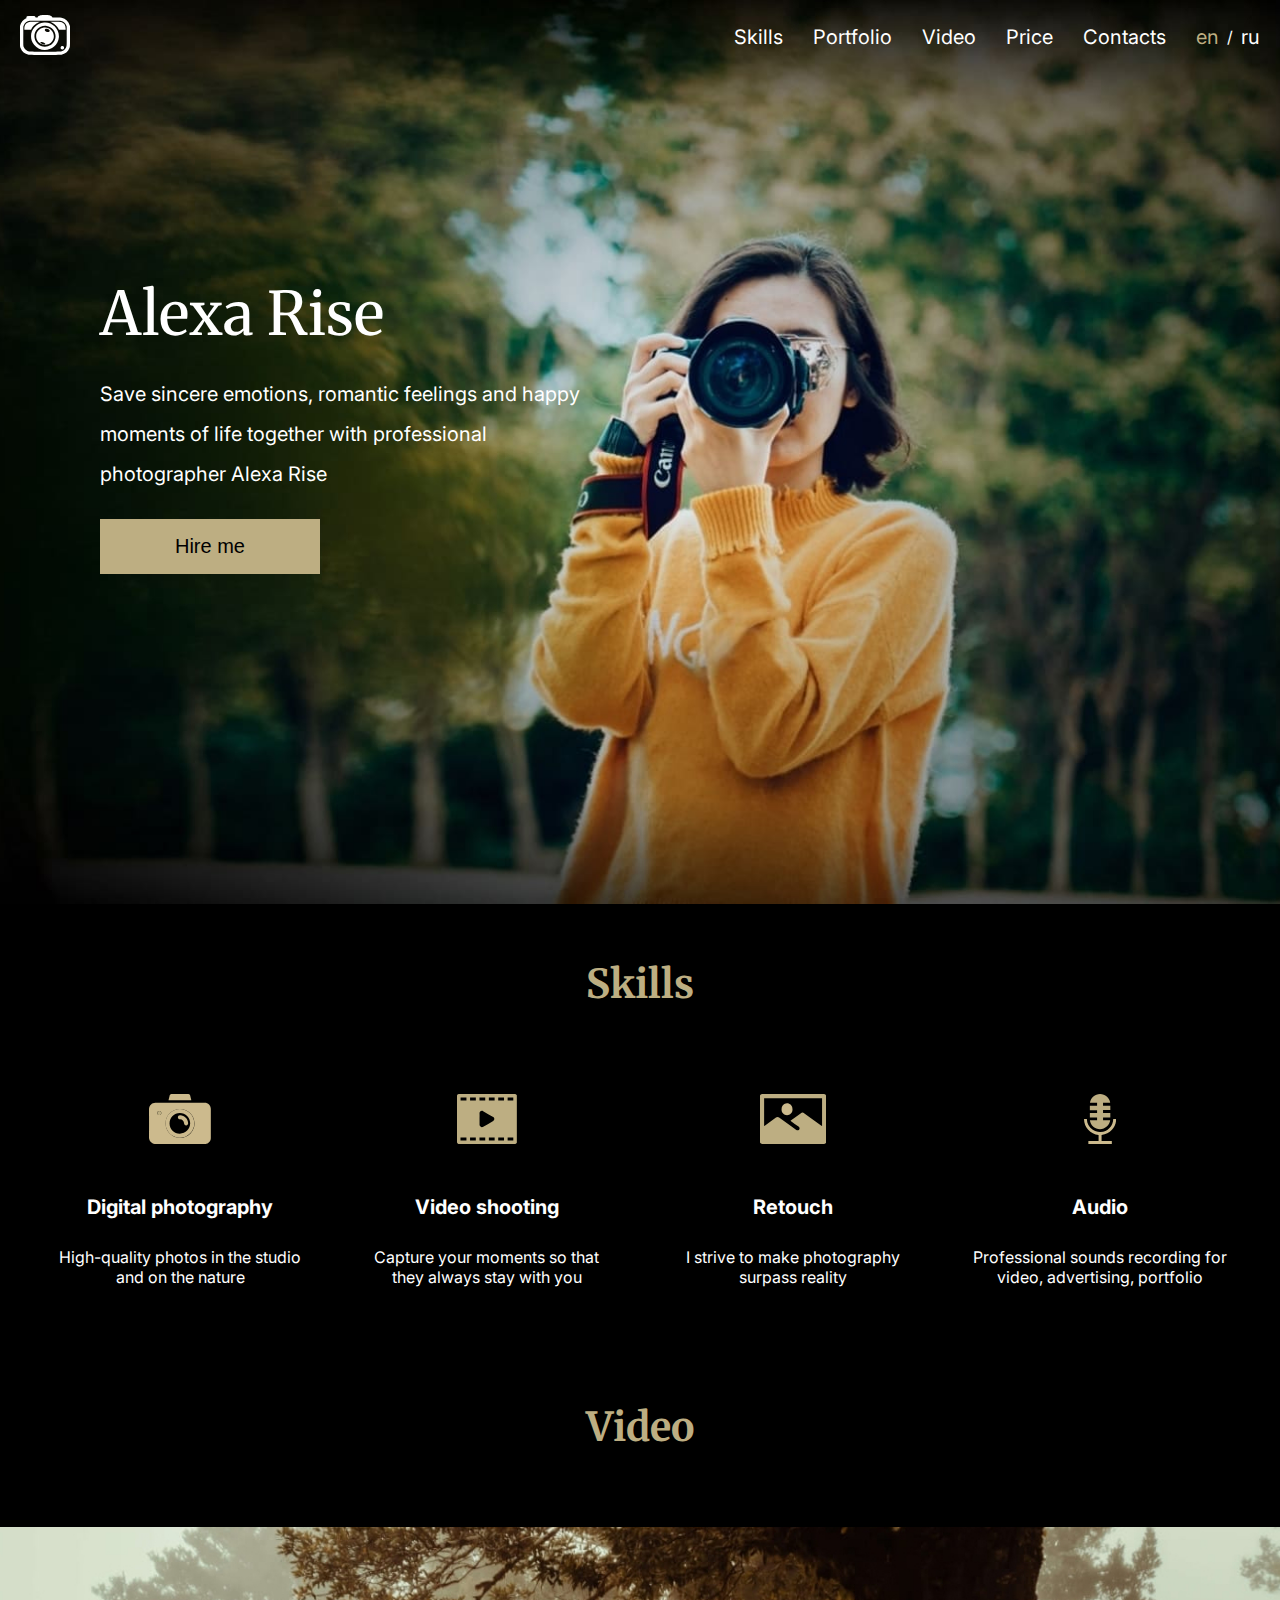
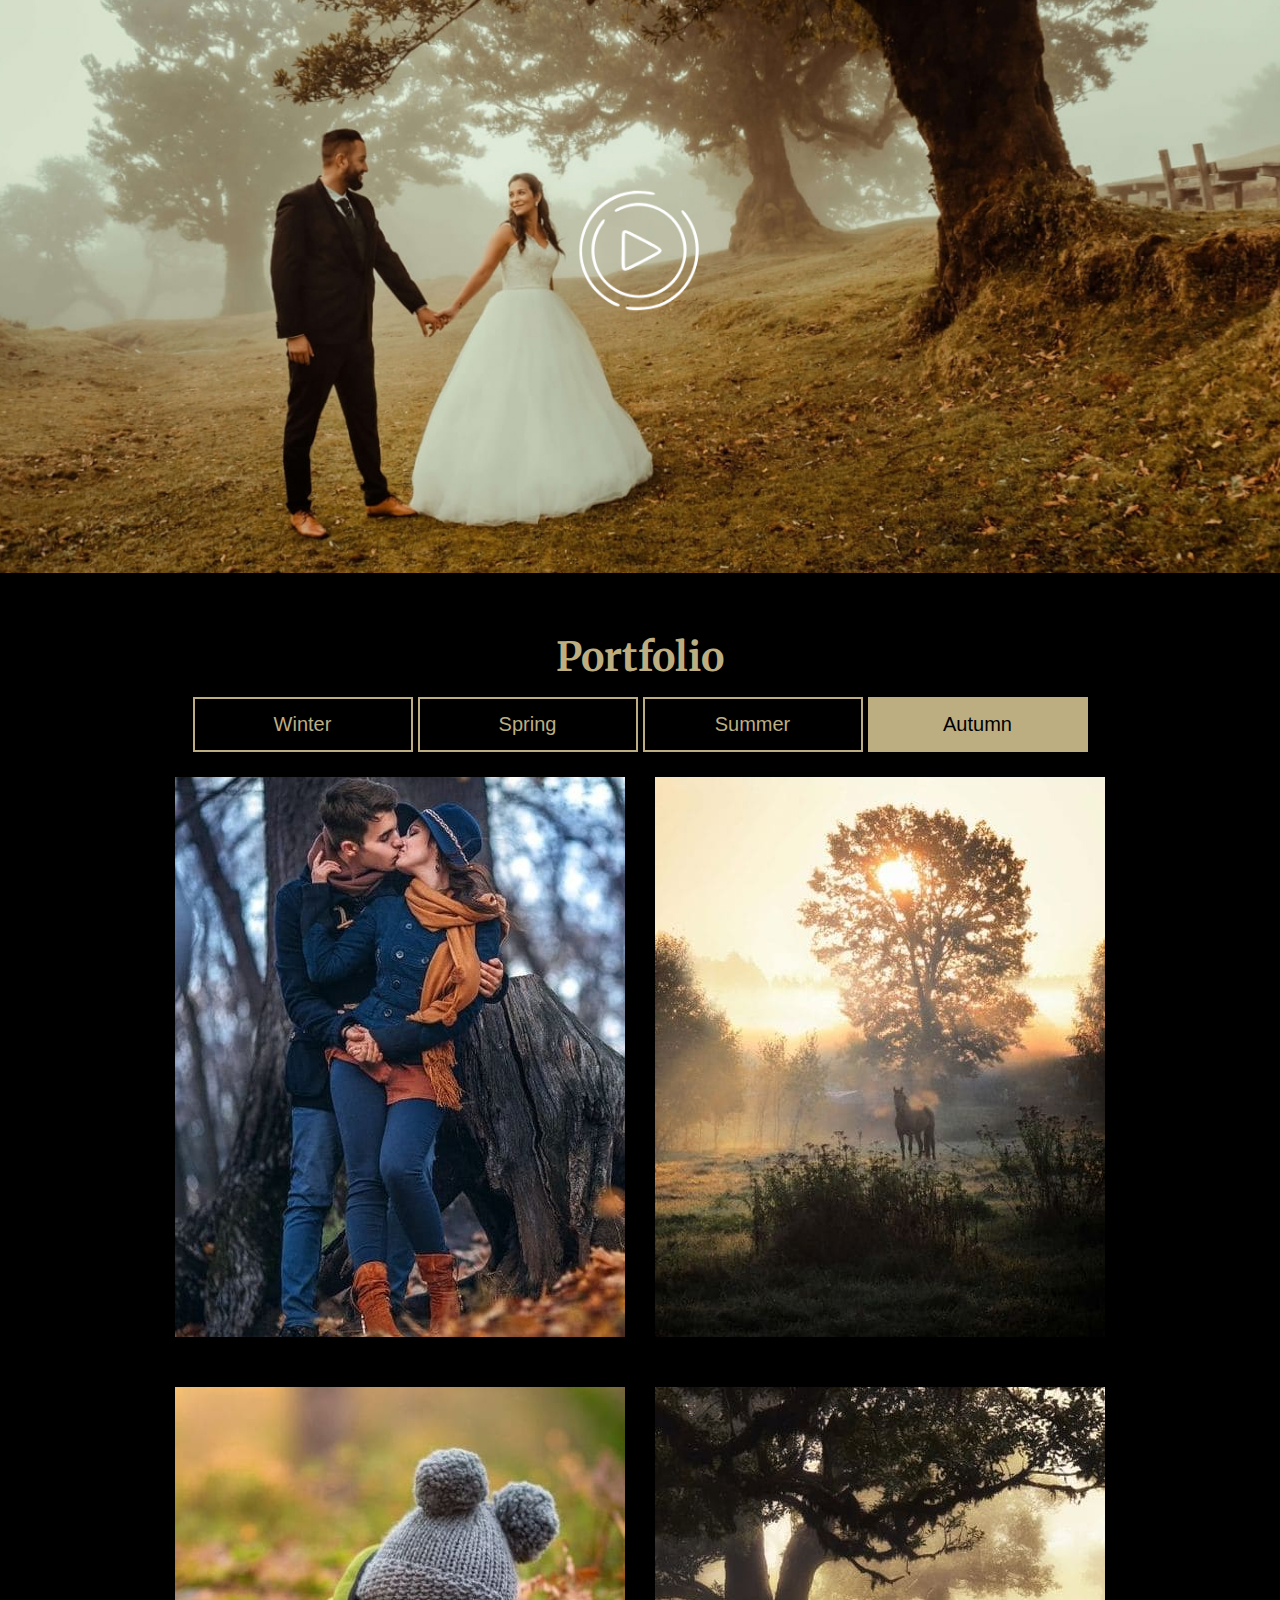
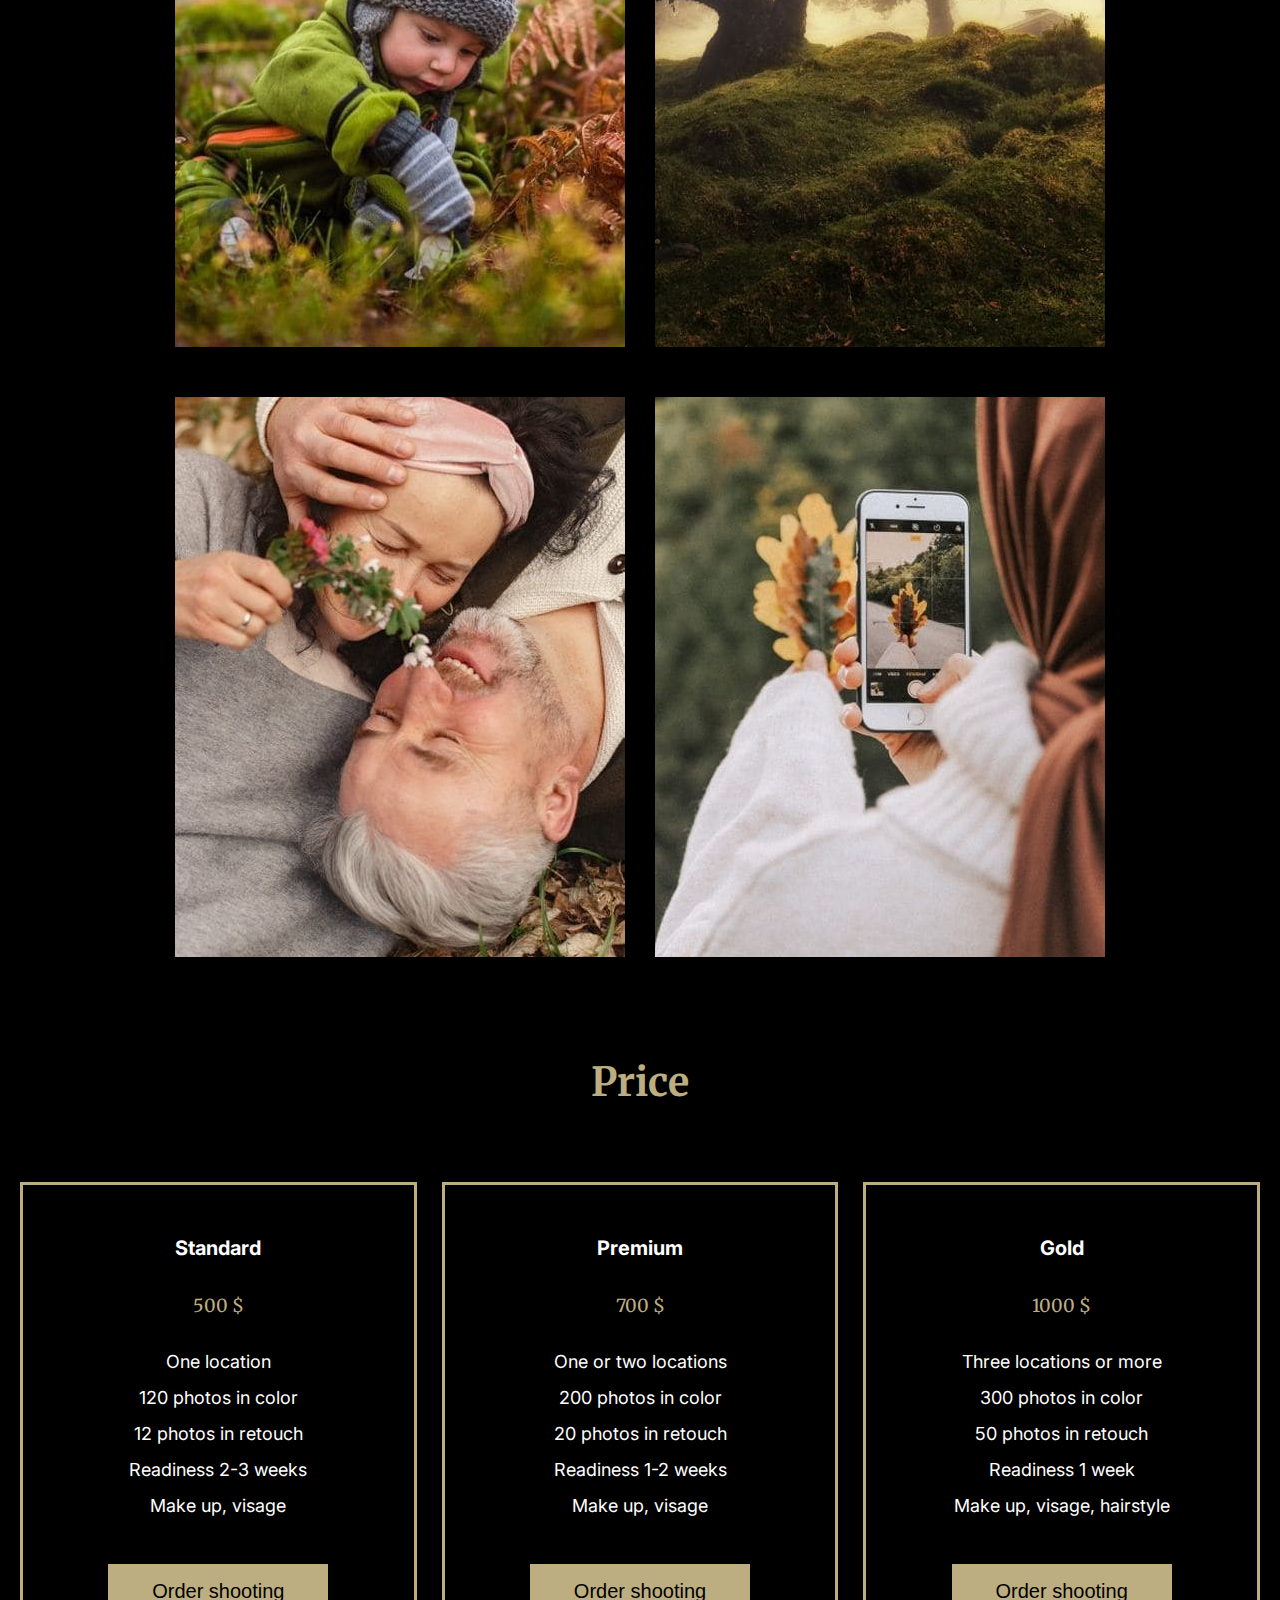
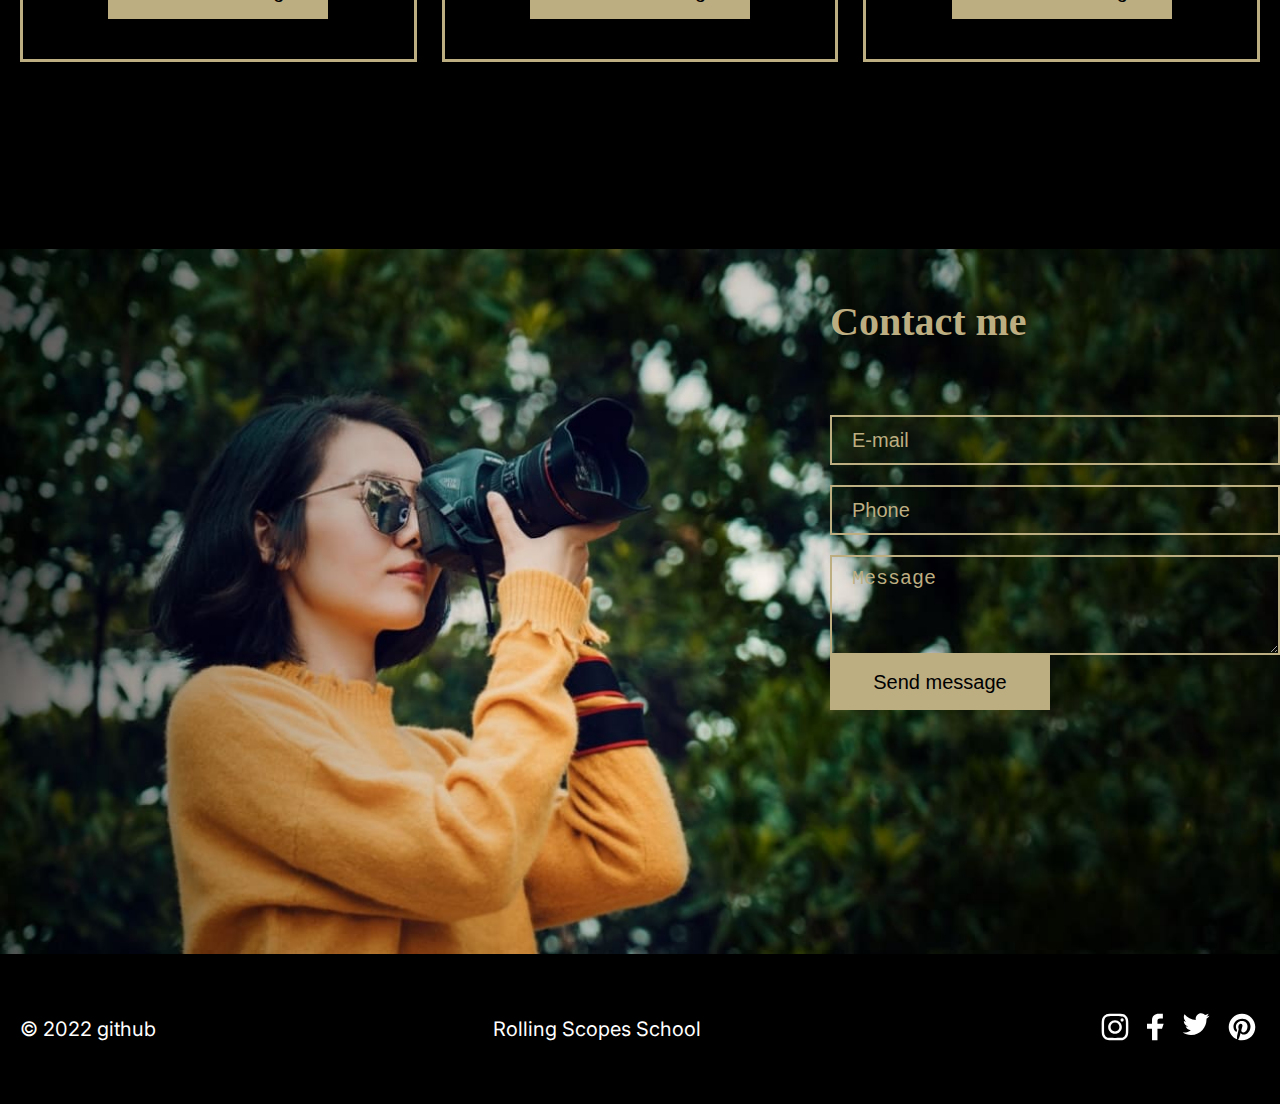
<file: portfolio/index.html>
<!doctype html>
<html lang="ru">

<head>
  <!-- Обязательные метатеги -->
  <meta charset="utf-8">
  <meta name="viewport" content="width=device-width, initial-scale=1">

  <!--fonts-->
  <link rel="preconnect" href="https://fonts.googleapis.com">
  <link rel="preconnect" href="https://fonts.gstatic.com" crossorigin>
  <link href="https://fonts.googleapis.com/css2?family=Merriweather&display=swap" rel="stylesheet">

  <link rel="preconnect" href="https://fonts.googleapis.com">
  <link rel="preconnect" href="https://fonts.gstatic.com" crossorigin>
  <link href="https://fonts.googleapis.com/css2?family=Inter&family=Merriweather&display=swap" rel="stylesheet">
  <!-- //fonts-->

  <link href="./style.css" rel="stylesheet">
  <title>portfolio</title>
</head>

<body>
  <div class="container">
    <div class="banner">
      <header>
        <a href="#" class="logo">
          <svg width="50" height="50" viewBox="0 0 50 50" fill="none" xmlns="http://www.w3.org/2000/svg">
            <path d="M20.4506 5.25918C19.0919 5.69691 17.9456 6.47652 17.6601 7.15634L17.5398 7.4419L15.6561 7.43301L15.4116 6.93006C15.2253 6.54668 15.063 6.3708 14.7263 6.18701L14.2864 5.94591H11.1062C6.93498 5.94591 6.40895 6.15341 6.40895 7.80355V8.26796L5.69955 8.61478C3.08441 9.8924 1.03538 12.416 0.225789 15.3546L0.000346207 16.1748V26.2584C0.000346207 37.2698 -0.0327188 36.5584 0.547422 38.1166C1.84798 41.6086 4.86291 44.1352 8.54916 44.8258C9.78859 45.0581 40.2114 45.0581 41.4508 44.8258C45.1371 44.1362 48.152 41.6096 49.4526 38.1166C50.0327 36.5584 49.9997 37.2698 49.9997 26.2584V16.1748L49.7832 15.4031C48.649 11.3647 45.7433 8.61182 41.6342 7.67905C41.02 7.53972 40.2134 7.50514 36.6765 7.46858L32.4532 7.42412L32.3369 7.14745C32.0504 6.46565 30.8209 5.64553 29.4663 5.23349C28.3992 4.9084 21.4756 4.92816 20.4506 5.25918ZM40.0601 10.8222C43.053 11.1256 45.3856 12.9526 46.3976 15.7874L46.6731 16.5591L46.7012 25.871C46.7332 36.5189 46.7653 36.0218 45.9236 37.7342C44.9758 39.662 43.064 41.1205 40.9288 41.5453C39.7856 41.7726 10.2114 41.7726 9.07118 41.5453C6.91594 41.1145 5.0112 39.6284 4.00923 37.5949C3.24473 36.0426 3.26677 36.4072 3.29883 25.871L3.32689 16.5591L3.63149 15.7163C4.60841 13.0168 6.9961 11.1167 9.77356 10.8291C10.9589 10.7066 38.8517 10.6997 40.0601 10.8212V10.8222ZM9.51706 11.8884C6.37889 12.3419 4.35391 14.8942 4.35391 18.398V19.6954H11.0661L11.2915 19.2369C12.2845 17.2123 14.2844 15.0167 16.4357 13.5869C17.2402 13.0524 19.3614 11.9763 19.6109 11.9763C19.669 11.9763 19.7161 11.9328 19.7161 11.8795C19.7161 11.7609 10.3457 11.7678 9.51706 11.8874V11.8884ZM30.2839 11.8548C30.2839 11.9002 30.4492 11.9951 30.6506 12.0652C33.7206 13.1294 37.462 16.4702 38.7385 19.2863L38.9249 19.6964H45.6471V18.399C45.6471 15.1284 44.1341 12.9842 41.1462 12.0168C40.5581 11.8261 30.2849 11.674 30.2849 11.8558L30.2839 11.8548ZM24.0707 12.5178C12.6663 13.6156 7.13237 25.9748 14.0931 34.7976C21.7892 44.5512 37.8768 39.7015 38.8858 27.3236C39.5611 19.0343 32.2528 11.7313 24.0707 12.5178ZM26.6638 15.9455C33.2327 16.8753 37.3277 23.963 34.8278 30.0774C31.9482 37.1216 22.708 38.9279 17.4136 33.4804C10.3908 26.2544 16.5819 14.5187 26.6638 15.9455ZM23.8723 17.5719C17.9617 18.395 14.553 24.3474 16.8885 29.7701C19.5698 35.9942 28.5605 36.7659 32.376 31.1001C36.5512 24.9007 31.2949 16.5394 23.8723 17.5719ZM27.7168 18.9098C28.8581 19.2596 29.7118 20.0768 29.7318 20.8366C29.7779 22.5886 26.2289 22.5332 25.0416 20.7635C24.1388 19.4187 25.747 18.3051 27.7168 18.9098ZM22.701 32.2552C23.7821 32.4805 25.3923 33.4557 25.3923 33.8846C25.3923 34.8865 21.7581 34.2393 20.697 33.0486C19.9636 32.2246 20.8564 31.8708 22.701 32.2552ZM41.9128 35.9991C39.8938 36.6167 40.2846 39.3863 42.3897 39.3794C44.5309 39.3725 44.6902 36.2629 42.564 35.9734C42.3486 35.9438 42.056 35.9556 41.9128 36.0001V35.9991Z" fill="white"/>
          </svg>
        </a>
        <div class="header-right">
          <nav>
            <ul class="nav-list">
              <li>
                <a href="#skills">Skills</a>
              </li>
              <li>
                <a href="#portfolio">Portfolio</a>
              </li>
              <li>
                <a href="#video">Video</a>
              </li>
              <li>
                <a href="#price">Price</a>
              </li>
              <li>
                <a href="#contacts">Contacts</a>
              </li>
            </ul>
          </nav>
          <div class="lang">
            <a href="#" class="lang-item active">en</a>
            /
            <a href="#" class="lang-item">ru</a>
          </div>
          <button class="mob-menu-switch">
            <span></span>
            <span></span>
            <span></span>
          </button>
        </div>
      </header>
      <div class="banner-content">
        <p class="banner-header">Alexa Rise</p>
        <p class="banner-copy">
          Save sincere emotions, romantic feelings and happy moments of life together
          with professional photographer Alexa Rise
        </p>
        <button class="button active mt-25">
          Hire me
        </button>
      </div>
    </div>
  </div>

  <main>
    <div class="container">
      <section class="skills" id="skills">
        <h3 class="section-header">
          <span>Skills</span>
        </h3>

        <div class="flex-row justify-space-between p-40">
          <div class="skills-card mb-50">
            <svg width="62" height="50" viewBox="0 0 62 50" fill="none" xmlns="http://www.w3.org/2000/svg">
              <g clip-path="url(#clip0_6_114)">
                <path
                  d="M30.897 50.036C22.766 50.036 14.635 50.036 6.505 50.036C6.478 50.036 6.447 50.037 6.415 50.037C2.872 50.037 0 47.165 0 43.622C0 43.59 0 43.559 0.001 43.527V43.532C0.0723333 34.0967 0.0723333 24.6554 0.001 15.208C0.001 15.197 0.001 15.185 0.001 15.172C0.001 11.619 2.881 8.73903 6.434 8.73903C22.767 8.73903 39.082 8.73903 55.415 8.73903C55.497 8.73503 55.593 8.73303 55.69 8.73303C59.085 8.73303 61.837 11.485 61.837 14.88C61.837 14.983 61.834 15.085 61.829 15.186L61.83 15.172V43.532C61.837 43.641 61.841 43.768 61.841 43.897C61.841 47.292 59.089 50.044 55.694 50.044C55.59 50.044 55.486 50.041 55.383 50.036L55.398 50.037L30.897 50.036ZM30.897 43.871C30.939 43.871 30.99 43.872 31.04 43.872C39.014 43.872 45.479 37.407 45.479 29.433C45.479 21.459 39.014 14.994 31.04 14.994C23.078 14.994 16.622 21.438 16.601 29.394V29.396C16.65 37.281 22.988 43.669 30.849 43.799H30.861L30.897 43.871ZM12.384 19.049C12.345 17.928 11.436 17.031 10.313 17.012H10.311C9.176 17.012 8.256 17.932 8.256 19.067C8.256 20.202 9.176 21.122 10.311 21.122C11.448 21.102 12.364 20.186 12.384 19.051V19.049Z"
                  fill="#CCBA8D" />
                <path
                  d="M42.28 6.16506H19.532C19.889 4.73506 20.211 3.35906 20.568 1.98306C20.646 0.853064 21.582 -0.0339355 22.725 -0.0339355C22.859 -0.0339355 22.991 -0.0219355 23.118 0.00206446L23.105 6.4455e-05H38.938C39.008 -0.00793555 39.089 -0.0129355 39.17 -0.0129355C40.219 -0.0129355 41.085 0.766065 41.224 1.77606L41.225 1.78706C41.565 3.07406 41.886 4.36006 42.208 5.64706C42.244 5.80806 42.244 5.96906 42.279 6.16506H42.28Z"
                  fill="#CCBA8D" />
                <path
                  d="M30.861 43.799C22.902 43.778 16.459 37.322 16.459 29.36C16.459 21.386 22.924 14.921 30.898 14.921C38.872 14.921 45.337 21.386 45.337 29.36C45.337 29.41 45.337 29.46 45.336 29.511V29.503C45.215 37.412 38.785 43.78 30.863 43.799H30.861ZM30.861 39.671C36.556 39.671 41.172 35.055 41.172 29.36C41.172 23.665 36.556 19.049 30.861 19.049C25.179 19.049 20.57 23.645 20.55 29.322V29.324C20.55 29.345 20.55 29.371 20.55 29.396C20.55 35.071 25.15 39.671 30.825 39.671C30.863 39.671 30.901 39.671 30.938 39.67H30.932L30.861 39.671Z"
                  fill="#CCBA8D" />
                <path
                  d="M12.384 19.049C12.365 20.174 11.468 21.083 10.35 21.122H10.346C9.211 21.122 8.291 20.202 8.291 19.067C8.291 17.932 9.211 17.012 10.346 17.012C11.455 17.05 12.345 17.94 12.383 19.046V19.05L12.384 19.049Z"
                  fill="#BDAE82" />
                <path
                  d="M31.129 21.1401C35.507 21.2841 39.019 24.8011 39.152 29.1691V29.1821C39.154 29.2201 39.156 29.2651 39.156 29.3111C39.156 30.4431 38.272 31.3681 37.156 31.4341H37.15C37.145 31.4341 37.138 31.4341 37.132 31.4341C35.987 31.4341 35.059 30.5061 35.059 29.3611C35.02 27.1091 33.215 25.2921 30.972 25.2331H30.966C30.949 25.2331 30.93 25.2341 30.91 25.2341C29.785 25.2341 28.873 24.3221 28.873 23.1971C28.873 23.1651 28.874 23.1341 28.875 23.1021V23.1061C28.929 22.0051 29.836 21.1321 30.946 21.1321C31.01 21.1321 31.073 21.1351 31.135 21.1401L31.127 21.1391L31.129 21.1401Z"
                  fill="#CCBA8D" />
              </g>
              <defs>
                <clipPath id="clip0_6_114">
                  <rect width="62" height="50" fill="white" />
                </clipPath>
              </defs>
            </svg>
            <div class="card-body">
              <h5 class="card-title">Digital photography</h5>
              <p class="card-text">High-quality photos in the studio and on the nature</p>
            </div>
          </div>
          <div class="skills-card mb-50">
            <svg width="62" height="50" viewBox="0 0 60 50" fill="none" xmlns="http://www.w3.org/2000/svg">
              <g clip-path="<svg width=" 60" height="50" viewBox="0 0 60 50" fill="none"
                xmlns="http://www.w3.org/2000/svg">
                <g clip-path="url(#clip0_6_144)">
                  <path
                    d="M59.843 1.30696V48.781C59.465 49.535 58.698 50.043 57.812 50.043C57.748 50.043 57.685 50.04 57.622 50.035L57.63 50.036H2.194C2.128 50.044 2.051 50.048 1.973 50.048C0.876 50.048 -0.0130005 49.159 -0.0130005 48.062C-0.0130005 47.984 -0.00900049 47.907 -4.88788e-07 47.831L-0.00100049 47.84C-0.00100049 32.6133 -0.00100049 17.387 -0.00100049 2.16096C-0.00600049 2.10596 -0.0100005 2.04196 -0.0100005 1.97696C-0.0100005 0.879962 0.878999 -0.00903808 1.976 -0.00903808C2.047 -0.00903808 2.116 -0.00503808 2.185 0.00196192L2.176 0.000961916C20.666 0.000961916 39.1447 0.000961916 57.612 0.000961916C57.687 -0.00803808 57.774 -0.0140381 57.863 -0.0140381C58.75 -0.0140381 59.511 0.524962 59.837 1.29296L59.842 1.30696H59.843ZM22.544 24.983V30.575C22.545 30.941 22.596 31.295 22.69 31.631L22.683 31.603C23.038 32.503 23.901 33.128 24.909 33.128C25.419 33.128 25.892 32.968 26.28 32.695L26.272 32.7C29.6 30.784 32.892 28.85 36.185 26.899C36.865 26.531 37.318 25.823 37.318 25.009C37.318 24.195 36.864 23.487 36.196 23.124L36.185 23.118C32.892 21.097 29.513 19.163 26.133 17.212C25.78 16.992 25.351 16.861 24.892 16.861C23.583 16.861 22.523 17.922 22.523 19.23C22.523 19.28 22.525 19.33 22.528 19.379V19.372C22.65 21.236 22.545 23.118 22.545 24.982L22.544 24.983ZM9.443 6.55096V3.57196H3.572V6.55096H9.443ZM3.484 46.376H9.442V43.449H3.484V46.376ZM18.833 3.57096H13.066V6.53296H18.833V3.57096ZM22.456 3.57096V6.53296H28.24V3.48396L22.456 3.57096ZM37.613 6.55096V3.57196H31.846V6.53396L37.613 6.55096ZM47.038 3.57096H41.219V6.53296H47.038V3.57096ZM37.631 46.394V43.554H31.847V46.481L37.631 46.394ZM18.815 46.394V43.554H13.048V46.481L18.815 46.394ZM28.24 46.394V43.554H22.473V46.498L28.24 46.394ZM47.038 43.449H41.219V46.376H47.038V43.449ZM56.289 6.55096V3.48496H50.627V6.55096H56.289ZM56.289 43.449H50.627V46.393H56.306L56.289 43.449Z"
                    fill="#BDAE82" />
                </g>
                <defs>
                  <clipPath id="clip0_6_144">
                    <rect width="60" height="50" fill="white" />
                  </clipPath>
                </defs>
            </svg>
            <div class="card-body">
              <h5 class="card-title">Video shooting</h5>
              <p class="card-text">Capture your moments so that they always stay with you</p>
            </div>
          </div>
          <div class="skills-card mb-50">
            <svg width="66" height="50" viewBox="0 0 66 50" fill="none" xmlns="http://www.w3.org/2000/svg">
              <g clip-path="url(#clip0_6_146)">
                <path
                  d="M-1.41598e-05 48.5029V1.49692C0.361986 0.60892 1.21999 -0.00608008 2.21999 -0.00608008C2.27999 -0.00608008 2.33999 -0.00408008 2.39899 0.000919922H2.39099H63.727C63.784 -0.00408008 63.851 -0.00708008 63.918 -0.00708008C65.158 -0.00708008 66.163 0.99792 66.163 2.23792C66.163 2.30492 66.16 2.37192 66.154 2.43692L66.155 2.42892C66.155 11.9029 66.155 21.3779 66.155 30.8339C66.155 36.4749 66.155 42.1149 66.155 47.7559C66.163 47.8219 66.167 47.8989 66.167 47.9769C66.167 49.0759 65.276 49.9669 64.177 49.9669C64.147 49.9669 64.117 49.9659 64.087 49.9649H64.091H2.64499C2.54299 49.9789 2.42599 49.9879 2.30599 49.9879C1.28699 49.9879 0.407986 49.3869 0.00498584 48.5209L-0.00201416 48.5049L-1.41598e-05 48.5029ZM62.066 4.14392H4.12499V32.0919L4.76399 31.6539L15.991 23.6039C16.388 23.2059 16.936 22.9599 17.543 22.9599C18.15 22.9599 18.698 23.2059 19.095 23.6039L30.888 32.0559C32.713 33.3699 34.539 34.6849 36.364 35.9629C36.696 36.2189 37.117 36.3739 37.575 36.3739C38.476 36.3739 39.237 35.7759 39.482 34.9549L39.486 34.9409C39.537 34.7709 39.566 34.5759 39.566 34.3729C39.566 33.5999 39.141 32.9259 38.511 32.5729L38.501 32.5679C35.9577 30.7793 33.469 28.9843 31.035 27.1829L30.469 26.7629L30.798 26.5069L40.966 19.2049C41.363 18.8069 41.911 18.5609 42.518 18.5609C43.125 18.5609 43.673 18.8069 44.07 19.2049L61.412 31.6549L62.051 32.0749L62.066 4.14392Z"
                  fill="#BDAE82" />
                <path
                  d="M26.962 9.34597C29.987 9.34597 32.438 11.798 32.438 14.822C32.484 15.09 32.511 15.399 32.511 15.713C32.511 18.738 30.059 21.189 27.035 21.189C24.011 21.189 21.559 18.737 21.559 15.713C21.559 15.398 21.586 15.09 21.637 14.789L21.632 14.821C21.632 14.82 21.632 14.82 21.632 14.819C21.632 11.846 24.001 9.42597 26.955 9.34497H26.963L26.962 9.34597Z"
                  fill="#CCBA8D" />
              </g>
              <defs>
                <clipPath id="clip0_6_146">
                  <rect width="66" height="50" fill="white" />
                </clipPath>
              </defs>
            </svg>
            <div class="card-body">
              <h5 class="card-title">Retouch</h5>
              <p class="card-text">I strive to make photography surpass reality</p>
            </div>
          </div>
          <div class="skills-card mb-50">
            <svg width="32" height="50" viewBox="0 0 32 50" fill="none" xmlns="http://www.w3.org/2000/svg">
              <g clip-path="url(#clip0_6_107)">
                <path
                  d="M4.371 50V47.102H14.587V40.93C6.391 40.113 0.038 33.272 0 24.938V24.934H2.881C2.895 29.331 5.074 33.216 8.407 35.581L8.448 35.608C10.52 37.153 13.131 38.082 15.959 38.082C16.196 38.082 16.432 38.075 16.667 38.063L16.634 38.064C23.627 37.725 29.177 32.004 29.24 24.973V24.967H32.138C32.138 25 32.138 25.039 32.138 25.078C32.138 29.228 30.531 33.003 27.905 35.815L27.913 35.806C25.306 38.656 21.696 40.55 17.645 40.926L17.582 40.931V47.021H27.831V49.968L4.371 50Z"
                  fill="#CCBA8D" />
                <path
                  d="M26.326 11.706V16.11H19.04V19.024H26.309V23.412H19.056V26.359H26.194C25.475 31.369 21.212 35.177 16.06 35.177C10.908 35.177 6.64496 31.369 5.93196 26.414L5.92596 26.359H13.097V23.461H5.86096V19.057H13.097V16.126H5.86096V11.755H13.097V8.792H5.95896C6.72396 3.832 10.963 0.0780029 16.078 0.0780029C21.187 0.0780029 25.422 3.823 26.187 8.718L26.194 8.776H19.039V11.707L26.326 11.706Z"
                  fill="#BDAE82" />
              </g>
              <defs>
                <clipPath id="clip0_6_107">
                  <rect width="32" height="50" fill="white" />
                </clipPath>
              </defs>
            </svg>
            <div class="card-body">
              <h5 class="card-title">Audio</h5>
              <p class="card-text">Professional sounds recording for video, advertising, portfolio</p>
            </div>
          </div>
        </div>
      </section>

      <section id="video">
        <h3 class="section-header">
          <span>Video</span>
        </h3>
        <img src="./assets/img/video.jpg" alt="video-player">
      </section>

      <section id="portfolio">
        <h3 class="section-header">
          <span>Portfolio</span>

          <!-- блок с кнопками -->
          <div class="portfolio-buttons-wrap flex-row justify-content-center gap-5 mob-mx-auto">
            <button class="button">
              Winter
            </button>
            <button class="button">
              Spring
            </button>
            <button class="button">
              Summer
            </button>
            <button class="button active">
              Autumn
            </button>
          </div>
          <!-- блок с кнопками -->

          <div class="flex-row justify-content-center">
            <img src="./assets/img/portfolio-img.jpg" alt="portfolio" class="gallery-item">
            <img src="./assets/img/portfolio-img (1).jpg" alt="portfolio" class="gallery-item">
            <img src="./assets/img/portfolio-img (2).jpg" alt=portfolio" class="gallery-item">
            <img src="./assets/img/portfolio-img (3).jpg" alt=portfolio" class="gallery-item">
            <img src="./assets/img/portfolio-img (4).jpg" alt=portfolio" class="gallery-item">
            <img src="./assets/img/portfolio-img (5).jpg" alt=portfolio" class="gallery-item">
          </div>
        </h3>
      </section>

         <!-- блок с кнопками price -->
      <section id="price">
        <h3 class="section-header">
          <span>Price</span>
        </h3>
        <div class="flex-row mob-col gap-25 px-20">
          <div class="price-card">
            <h5 class="card-title">Standard</h5>
            <p class="price mb-20">500 $</p>
            <p>One location</p>
            <p>120 photos in color</p>
            <p>12 photos in retouch</p>
            <p>Readiness 2-3 weeks</p>
            <p>Make up, visage</p>
            <button class="button active my-40">
              Order shooting
            </button>  
          </div>
          <div class="price-card">
            <h5 class="card-title">Premium</h5>
            <p class="price mb-20">700 $</p>
            <p>One or two locations</p>
            <p>200 photos in color</p>
            <p>20 photos in retouch</p>
            <p>Readiness 1-2 weeks</p>
            <p>Make up, visage</p>
            <button class="button active my-40">
              Order shooting
            </button>
          </div>
          <div class="price-card">
            <h5 class="card-title">Gold</h5>
            <p class="price mb-20">1000 $</p>
            <p>Three locations or more</p>
            <p>300 photos in color</p>
            <p>50 photos in retouch</p>
            <p>Readiness 1 week</p>
            <p>Make up, visage, hairstyle</p>
            <button class="button active my-40">
              Order shooting
            </button>  

          </div>  
        </div>
      </section>
         <!-- блок с кнопками price -->

      <section class="Contact" id="contacts">
        <div class="Contact-item">
          <h2 class="Contact-name">
            Contact me
          </h2>
          <input type="email" placeholder="E-mail">
          <input type="tel" placeholder="Phone">
          <textarea placeholder="Message"></textarea>

          <button class="button active">
            Send message
          </button>
        </div>

      </section>
    </div>
  </main>

  <div class="container">
    <footer class="footer">
      <div class="footer__left">
        © 2022 github
      </div>
      <div class="footer__center">
        Rolling Scopes School
      </div>
      <div class="footer__right">
        <ul class="footer__icons">
          <li>
            <svg width="28" height="28" viewBox="0 0 28 28" fill="none" xmlns="http://www.w3.org/2000/svg">
              <path d="M15.36 0.666992C17.76 0.666992 18.267 0.693992 19.493 0.746992C20.906 0.813992 21.88 1.03999 22.72 1.37399C23.6 1.70699 24.347 2.17399 25.08 2.90699C25.827 3.63999 26.28 4.38699 26.627 5.26699C26.96 6.10699 27.174 7.07999 27.24 8.50699C27.307 9.77399 27.32 10.267 27.32 12.934V15.067C27.32 17.734 27.307 18.227 27.24 19.494C27.217 20.659 26.994 21.764 26.604 22.788L26.626 22.721C26.279 23.601 25.826 24.348 25.093 25.081C24.346 25.828 23.6 26.281 22.72 26.628C21.88 26.961 20.907 27.175 19.493 27.241C18.226 27.308 17.72 27.321 15.053 27.321H12.933C10.266 27.321 9.77296 27.308 8.49296 27.241C7.32796 27.218 6.22296 26.995 5.19896 26.605L5.26596 26.627C4.34296 26.274 3.55596 25.753 2.90696 25.094L2.90596 25.093C2.23996 24.441 1.71396 23.649 1.37396 22.764L1.35896 22.719C0.991964 21.763 0.768964 20.657 0.745964 19.502V19.492C0.692964 18.45 0.662964 17.229 0.662964 16.002C0.662964 15.776 0.663964 15.55 0.665964 15.325V15.359V12.626C0.665964 10.226 0.692964 9.71899 0.745964 8.49299C0.812964 7.07999 1.03896 6.10599 1.35896 5.26599C1.70596 4.38599 2.15896 3.63899 2.90596 2.90599C3.55096 2.23899 4.33996 1.71599 5.22296 1.38699L5.26596 1.37299C6.22096 1.00199 7.32596 0.773992 8.48096 0.746992H8.49296C9.71996 0.693992 10.226 0.666992 12.626 0.666992H15.36ZM15.387 3.06699H12.6C10.293 3.06699 9.79996 3.09399 8.59996 3.14699C7.30696 3.19999 6.59996 3.41399 6.13296 3.59999C5.50596 3.83999 5.06596 4.13299 4.59996 4.59999C4.13396 5.06699 3.83996 5.50699 3.59996 6.13299C3.42696 6.59999 3.19996 7.30599 3.14696 8.61299C3.09396 9.81299 3.06696 10.293 3.06696 12.613V15.386C3.06696 17.706 3.09396 18.186 3.14696 19.386C3.19996 20.679 3.41396 21.386 3.59996 21.853C3.83996 22.48 4.13296 22.92 4.59996 23.386C5.06696 23.852 5.50696 24.146 6.13296 24.386C6.59996 24.573 7.30596 24.786 8.61296 24.839C9.90596 24.906 10.373 24.919 13.253 24.919H14.733C17.626 24.919 18.08 24.906 19.386 24.839C20.679 24.786 21.386 24.572 21.853 24.386C22.48 24.146 22.92 23.853 23.386 23.386C23.852 22.919 24.146 22.479 24.386 21.853C24.573 21.386 24.786 20.68 24.839 19.386C24.906 18.079 24.919 17.626 24.919 14.733V13.266C24.919 10.373 24.906 9.90599 24.839 8.59899C24.786 7.30599 24.572 6.59899 24.386 6.13199C24.16 5.53099 23.819 5.01799 23.387 4.59999L23.386 4.59899C22.966 4.16599 22.454 3.82499 21.881 3.60799L21.853 3.59899C21.121 3.32299 20.275 3.15799 19.391 3.14599H19.386C18.358 3.09399 17.155 3.06399 15.944 3.06399C15.748 3.06399 15.552 3.06499 15.356 3.06599H15.386L15.387 3.06699ZM14 7.14699C17.781 7.14699 20.847 10.212 20.847 13.994C20.847 17.776 17.782 20.841 14 20.841C10.219 20.841 7.15296 17.776 7.15296 13.994C7.15296 10.212 10.218 7.14699 14 7.14699V7.14699ZM14 9.54699C11.544 9.54699 9.55296 11.538 9.55296 13.994C9.55296 16.45 11.544 18.441 14 18.441C16.456 18.441 18.447 16.45 18.447 13.994C18.447 11.538 16.456 9.54699 14 9.54699ZM21.107 5.27999C21.991 5.27999 22.707 5.99599 22.707 6.87999C22.707 7.76399 21.991 8.47999 21.107 8.47999C20.223 8.47999 19.507 7.76399 19.507 6.87999C19.507 5.99599 20.223 5.27999 21.107 5.27999V5.27999Z" fill="white"/>
            </svg>
          </li>
          <li>
            <svg width="17" height="28" viewBox="0 0 17 28" fill="none" xmlns="http://www.w3.org/2000/svg">
              <path d="M5.04 27.333L5 15.666H0V10.666H5V7.33302C5 2.84002 7.787 0.666016 11.8 0.666016C13.72 0.666016 15.373 0.799016 15.853 0.866016V5.57302H13.066C10.893 5.57302 10.466 6.61302 10.466 8.13302V10.666H16.666L14.999 15.666H10.466V27.333H5.039H5.04Z" fill="white"/>
            </svg>
          </li>
          <li>
            <svg width="28" height="22" viewBox="0 0 28 22" fill="none" xmlns="http://www.w3.org/2000/svg">
              <path d="M27.333 2.83998C26.333 3.33298 25.333 3.50698 24.16 3.66698C25.333 2.99998 26.16 1.99998 26.493 0.666984C25.488 1.27498 24.317 1.73798 23.07 1.98898L23 2.00098C21.969 0.986984 20.56 0.354984 19.004 0.333984H19C16.16 0.333984 13.667 2.84098 13.667 5.84098C13.667 6.33398 13.667 6.66798 13.84 7.00098C9.26197 6.82298 5.22097 4.66398 2.52897 1.36198L2.50697 1.33398C2.08197 2.05998 1.83097 2.93198 1.83097 3.86298C1.83097 3.97198 1.83397 4.08098 1.84097 4.18898L1.83997 4.17398C1.87397 6.05198 2.84897 7.69498 4.31297 8.65498L4.33397 8.66798C3.49397 8.66798 2.66697 8.33498 1.82697 8.00098C1.82697 10.668 3.66697 12.841 6.15997 13.334C5.66697 13.507 5.15997 13.507 4.66697 13.507C4.33397 13.507 3.99997 13.507 3.66697 13.334C4.33397 15.507 6.33397 17.174 8.83997 17.174C7.03997 18.629 4.72397 19.509 2.20297 19.509C2.13197 19.509 2.06097 19.508 1.98997 19.507H2.00097H0.667969C3.03297 21.016 5.90397 21.936 8.98397 22H9.00097C19.001 22 24.508 13.667 24.508 6.49298V5.82598C25.655 5.03598 26.601 4.03898 27.311 2.88198L27.335 2.83998H27.333Z" fill="white"/>
            </svg>
          </li>
          <li>
            <svg width="28" height="28" viewBox="0 0 28 28" fill="none" xmlns="http://www.w3.org/2000/svg">
              <path d="M14 0.666992C6.65699 0.693992 0.713989 6.65299 0.713989 14C0.713989 19.599 4.16599 24.393 9.05699 26.368L9.14599 26.4C9.01299 25.347 8.91899 23.733 9.18599 22.573L10.746 15.946C10.746 15.946 10.346 15.146 10.346 13.973C10.346 12.12 11.426 10.746 12.773 10.746C13.906 10.746 14.466 11.599 14.466 12.613C14.466 13.76 13.733 15.466 13.346 17.053C13.026 18.386 14.013 19.466 15.333 19.466C17.706 19.466 19.52 16.973 19.52 13.373C19.52 10.173 17.227 7.95999 13.947 7.95999C13.871 7.95599 13.783 7.95399 13.694 7.95399C10.505 7.95399 7.92099 10.539 7.92099 13.727C7.92099 13.729 7.92099 13.731 7.92099 13.733C7.92099 14.88 8.36099 16.106 8.90799 16.773C9.01499 16.906 9.02799 17.026 8.98799 17.16L8.61499 18.667C8.56199 18.907 8.41499 18.974 8.17499 18.854C6.49499 18.067 5.45499 15.654 5.45499 13.681C5.45499 9.48099 8.52199 5.62799 14.282 5.62799C18.895 5.62799 22.509 8.90799 22.509 13.321C22.509 17.921 19.602 21.614 15.576 21.614C14.243 21.614 12.963 20.907 12.536 20.081L11.696 23.241C11.265 24.578 10.704 25.739 10.008 26.804L10.042 26.748C11.212 27.12 12.558 27.335 13.953 27.335C21.317 27.335 27.286 21.365 27.286 14.002C27.286 6.65499 21.344 0.695992 14.004 0.668992H14.001L14 0.666992Z" fill="white"/>
            </svg>
          </li>
        </ul>
      </div>
    </footer>
  </div>

  <script src="main.js"></script>
</body>

</html>
</file>
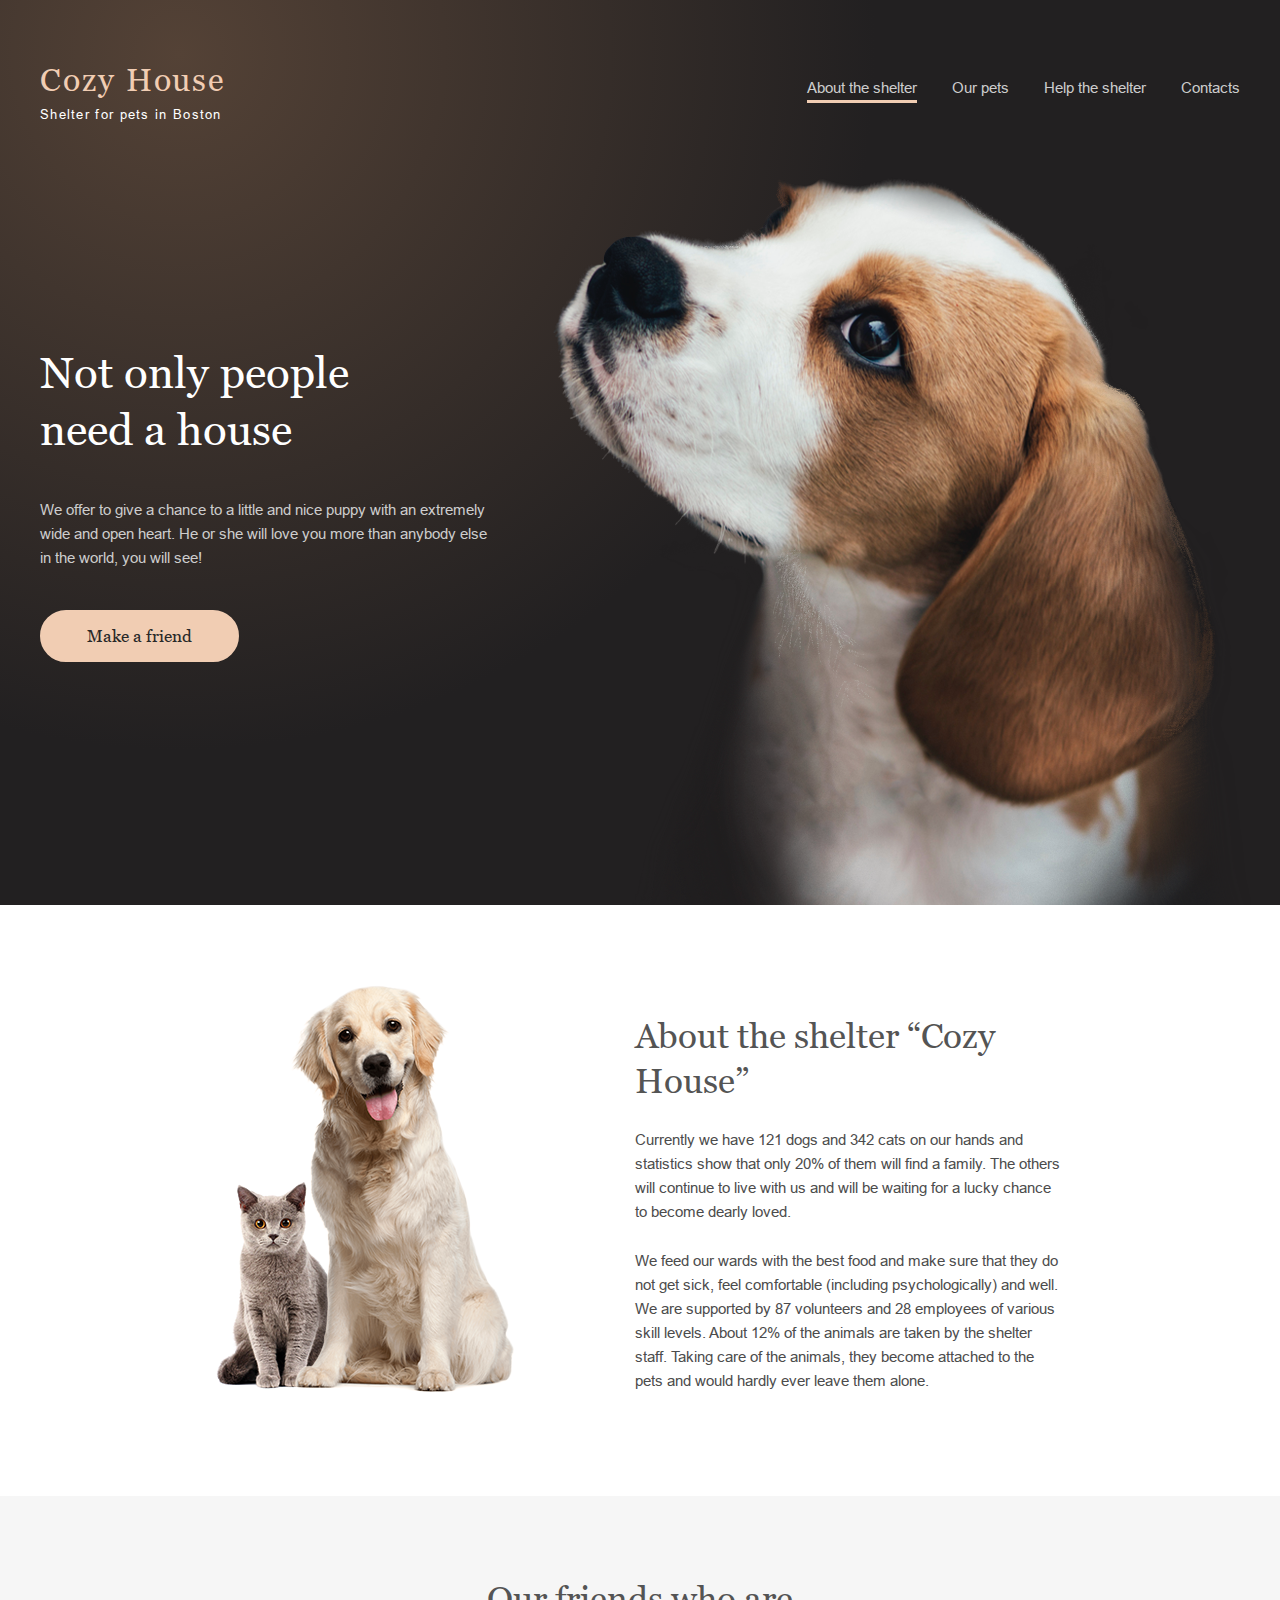
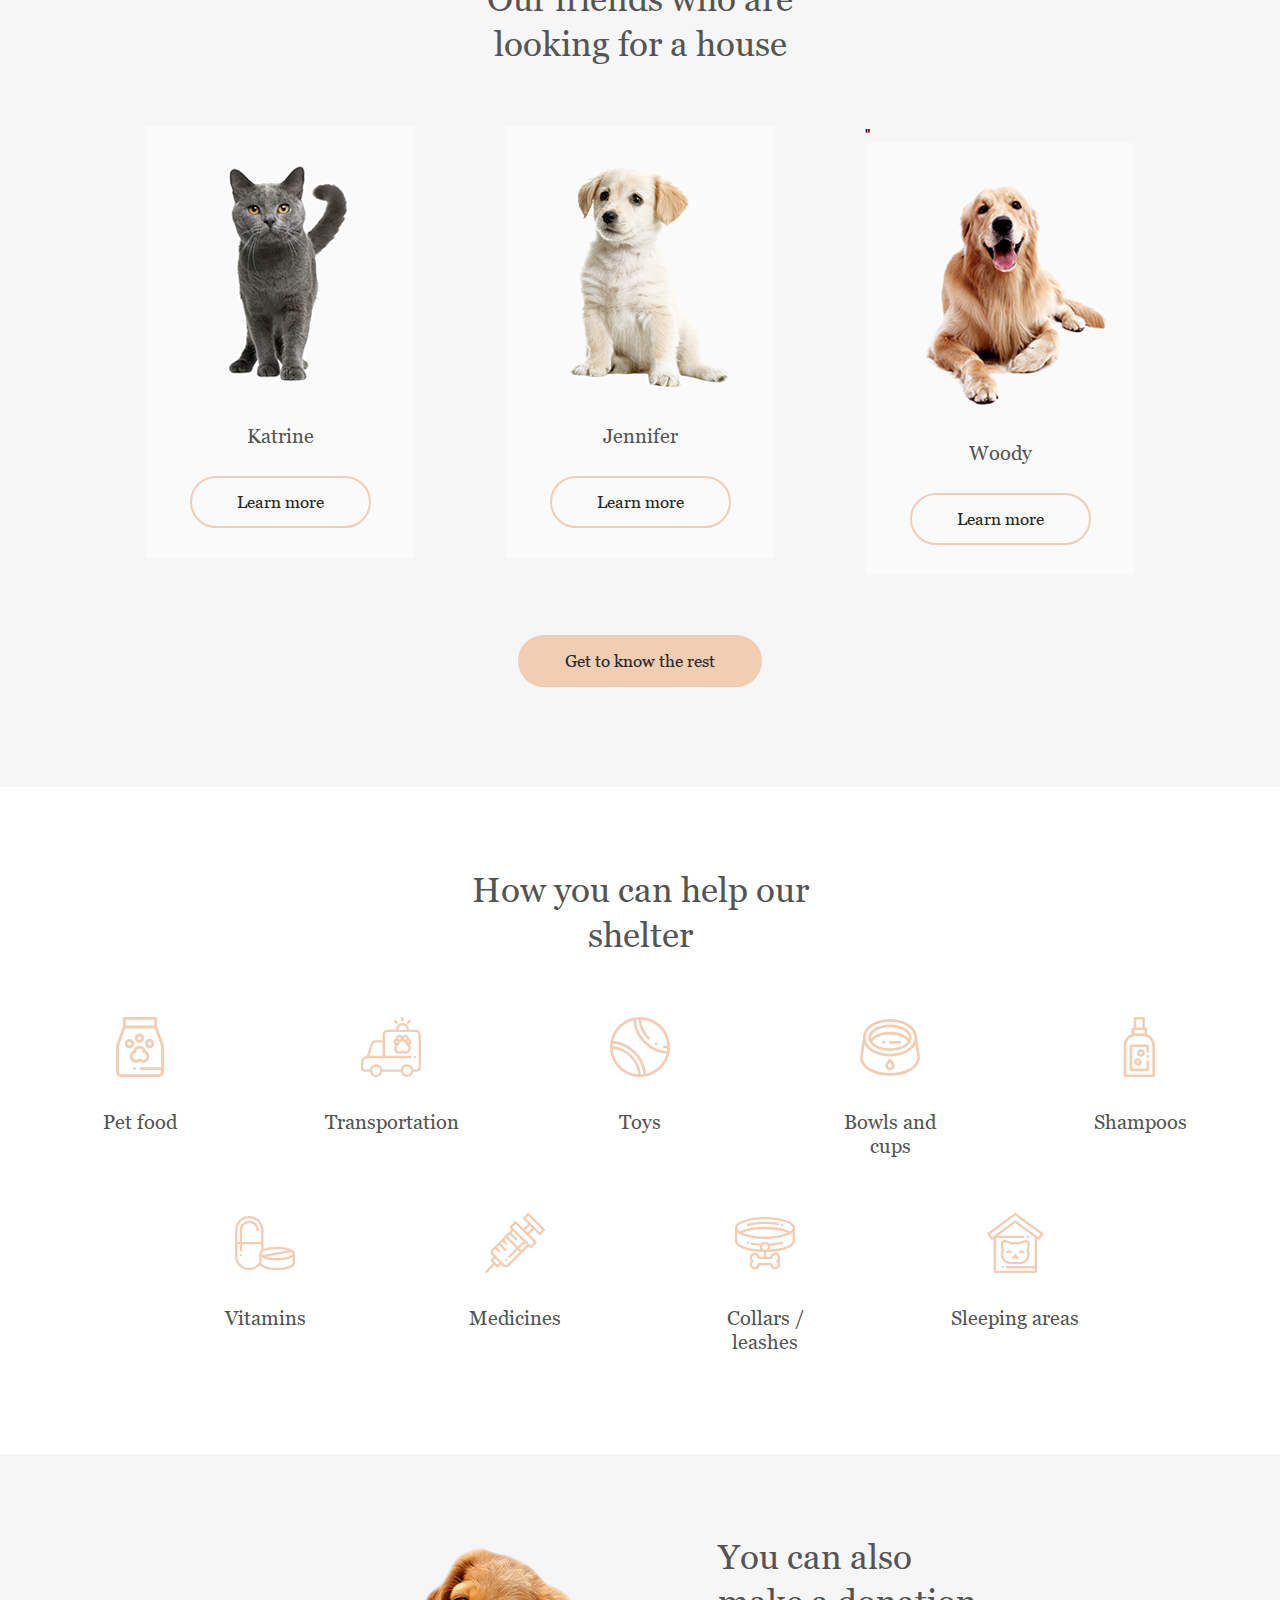
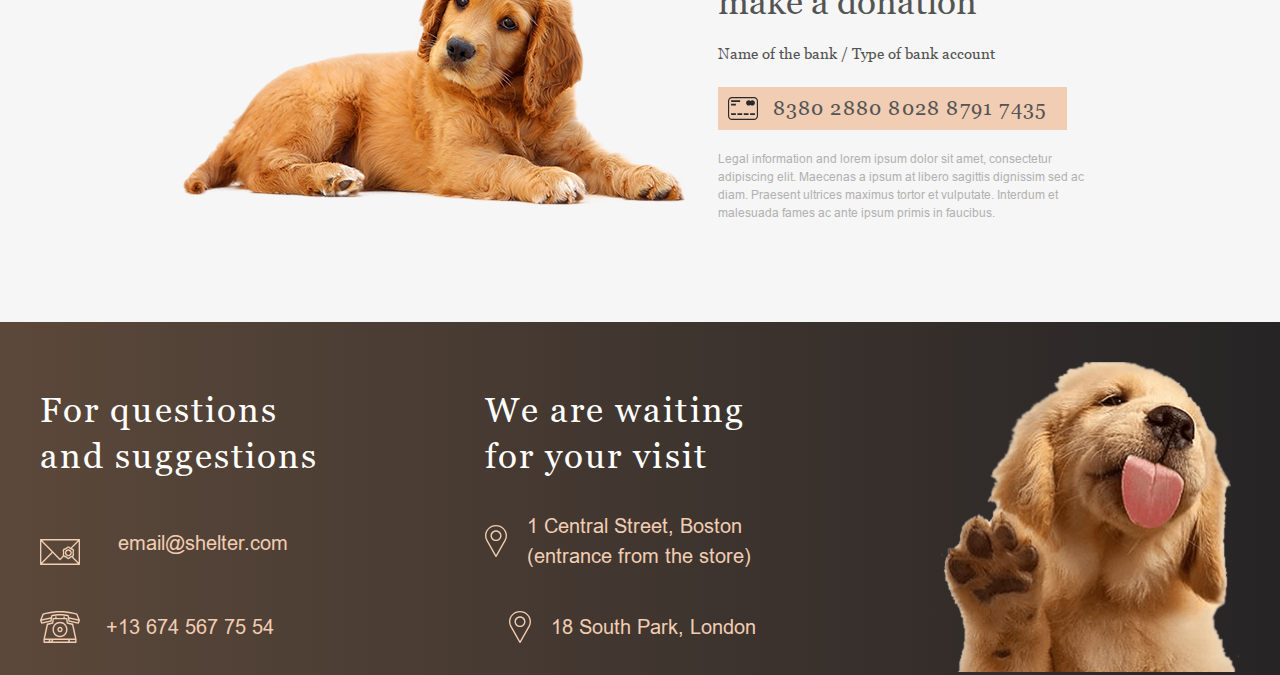
<file: shelter/pages/main/index.html>
<!DOCTYPE html>
<html lang="en">
  <head>
    <meta charset="UTF-8" />
    <meta name="viewport" content="width=device-width, initial-scale=1.0" />
    <link rel="stylesheet" href="style.css" />
    <title>shelter-dom</title>
  </head>
  <body>
    <div class="gradient_wrap">
      <div class="main_banner">
        <div class="container">
          <header class="header sm_align_items_center sp_pt_30">
            <div class="header_logo">
              <div class="header_title">Cozy House</div>
              <div class="header_subtitle">Shelter for pets in Boston</div>
            </div>
            <div class="nav_wrap">
              <div class="header_logo mobile_logo">
                <div class="header_title">Cozy House</div>
                <div class="header_subtitle">Shelter for pets in Boston</div>
              </div>
              <nav class="nav">
                <a class="nav_link active" href="#">About the shelter</a>
                <a class="nav_link" href="../pets/index.html">Our pets</a>
                <a class="nav_link" href="#help">Help the shelter</a>
                <a class="nav_link" href="#contacts">Contacts</a>
              </nav>
            </div>
          </header>
          <div class="banner_copy sm_mt_60 sm_pb_100 sm_mx_auto">
            <h1 class="banner_title mb_40">Not only people need a house</h1>
            <p class="banner_content mb_40">
              We offer to give a chance to a little and nice puppy with an
              extremely wide and open heart. He or she will love you more than
              anybody else in the world, you will see!
            </p>
            <button class="main_btn sm_mx_auto">Make a friend</button>
          </div>
          <img src="./../../assets/images/start-screen-puppy.png" alt="doggy dog" class="lg_d_none">
        </div>
      </div>
    </div>
    <div class="container">
      <section class="row align_items_center justify_content_center gap_lg_120">
        <div class="col sm_mt_80 order_sm_1">
          <img src="../../assets/images/about-pets.png" alt="" />
        </div>
        <div class="col">
          <h3 class="heading max_w_360">About the shelter “Cozy House”</h3>
          <p class="content_block my_25">
            Currently we have 121 dogs and 342 cats on our hands and statistics
            show that only 20% of them will find a family. The others will
            continue to live with us and will be waiting for a lucky chance to
            become dearly loved.
          </p>
          <p class="content_block">
            We feed our wards with the best food and make sure that they do not
            get sick, feel comfortable (including psychologically) and well. We
            are supported by 87 volunteers and 28 employees of various skill
            levels. About 12% of the animals are taken by the shelter staff.
            Taking care of the animals, they become attached to the pets and
            would hardly ever leave them alone.
          </p>
        </div>
      </section>
    </div>
    <div class="bg_gray">
      <div class="container">
        <section>
          <h3 class="heading text_center ma_auto">
            Our friends who are looking for a house
          </h3>
          <div class="row sm_justify_content_center justify_content_center mb_60 gap_90">
            <!--          карточка зверушки-->
            <div class="col">
              <div class="card">
                <img src="./../../assets/images/pets-katrine.png" alt="cat" />
                <div class="card_title">Katrine</div>
                <button class="main_btn btn_white mb_30">Learn more</button>
              </div>
            </div>
            <!--          карточка зверушки-->
            <div class="col">
              <div class="card">
                <img
                  src="./../../assets/images/pets-jennifer.png"
                  alt="jennifer"
                />
                <div class="card_title">Jennifer</div>
                <button class="main_btn btn_white mb_30">Learn more</button>
              </div>
            </div>
            <!--          карточка зверушки-->
            <div class="col sm_d_none"> <!-- sm_d_none - TEMP??? -->"
              <div class="card">
                <img src="./../../assets/images/pets-woody.png" alt="woody" />
                <div class="card_title">Woody</div>
                <button class="main_btn btn_white mb_30">Learn more</button>
              </div>
            </div>
          </div>
          <button class="main_btn mx_auto">Get to know the rest</button>
        </section>
      </div>
    </div>
    <div class="container">
      <section id="help">
        <h3 class="heading text_center mb_60 justify_content_center ma_auto">
          How you can help our shelter
        </h3>
        <div class="icon_cards_wrap row justify_content_center">
          <div class="help_card text_center">
            <img src="../../assets/icons/icon-pet-food.svg" alt="Pet food" />
            <p class="icon_title">Pet food</p>
          </div>
          <div class="help_card text_center">
            <img
              src="../../assets/icons/icon-transportation.svg"
              alt="Transportation"
            />
            <p class="icon_title">Transportation</p>
          </div>
          <div class="help_card text_center">
            <img src="../../assets/icons/icon-toys.svg" alt="Toys" />
            <p class="icon_title">Toys</p>
          </div>
          <div class="help_card text_center">
            <img
              src="../../assets/icons/icon-bowls-and-cups.svg"
              alt="Bowls and cups"
            />
            <p class="icon_title">Bowls and cups</p>
          </div>
          <div class="help_card text_center">
            <img src="../../assets/icons/icon-shampoos.svg" alt="Shampoos" />
            <p class="icon_title">Shampoos</p>
          </div>
          <div class="help_card text_center">
            <img src="../../assets/icons/icon-vitamins.svg" alt="Vitamins" />
            <p class="icon_title">Vitamins</p>
          </div>
          <div class="help_card text_center">
            <img src="../../assets/icons/icon-medicines.svg" alt="Medicines" />
            <p class="icon_title">Medicines</p>
          </div>
          <div class="help_card text_center">
            <img
              src="../../assets/icons/icon-collars-leashes.svg"
              alt="Collars"
            />
            <p class="icon_title">Collars / leashes</p>
          </div>
          <div class="help_card text_center">
            <img
              src="../../assets/icons/icon-sleeping-area.svg"
              alt="Sleeping areas"
            />
            <p class="icon_title">Sleeping areas</p>
          </div>
        </div>
      </section>
    </div>
    <div class="bg_gray">
      <section class="row justify_content_center sm_justify_content_center">
        <div class="row align_items_center justify_content_center col_gap">
          <div class="donation_image order_sm_1 sm_mt_60">
            <img
              class="donation_dog"
              src="../../assets/images/donation-dog.png"
              alt="dog picture"
            />
          </div>
          <div class="donation_content">
            <h3 class="donation_heading heading max_0">
              You can also make a donation
            </h3>
            <h5 class="donation_subheading">
              Name of the bank / Type of bank account
            </h5>
            <div class="donation__card">
              <img
                src="../../assets/icons/credit-card.svg"
                alt="card icon"
                class="donation__icon"
              />
              <a href="#" class="donation__card_number_link"
                >8380 2880 8028 8791 7435</a
              >
            </div>
            <p class="donation_text">
              Legal information and lorem ipsum dolor sit amet, consectetur
              adipiscing elit. Maecenas a ipsum at libero sagittis dignissim sed
              ac diam. Praesent ultrices maximus tortor et vulputate. Interdum
              et malesuada fames ac ante ipsum primis in faucibus.
            </p>
          </div>
        </div>
      </section>
    </div>
    <footer class="footer" id="contacts">
      <div class="container p_0">
        <div class="row justify_content_between pt_40">
          <div class="footer_contacts">
            <h3 class="contacts_heading sm_m_0">For questions and suggestions</h3>
            <div class="mail">
              <div class="mail_svg">
                <a href="mailto:email@shelter.com"
                 ><img src="../../assets/icons/mail.svg" alt="icon mail"
                 /></a>
                </div>
                <div class="mail_text">
                  <a class="footer_text" href="mailto:email@shelter.com"
                   >email@shelter.com</a>
                </div>
          </div>
          <div class="phone">
            <div class="phone_svg">
              <a class="footer_text" href="tel:+13 674 567 75 54"
                ><img src="../../assets/icons/phone.svg" alt="icon phone"
              /></a>
            </div>
            <div class="phone_number">
              <a class="footer_text" href="tel:+13 674 567 75 54"
                >+13 674 567 75 54</a
              >
            </div>
          </div>
        </div>
        <div class="footer_location r_gap">
          <h3 class="location_heading sm_m_0">We are waiting for your visit</h3>
          <div class="location_item row">
            <a href="https://goo.gl/maps/3UABeKLKSFpjos977" class="footer_text">
              <svg
                width="22"
                height="32"
                viewBox="0 0 22 32"
                fill="none"
                xmlns="http://www.w3.org/2000/svg"
              >
                <path
                  d="M11 0C4.93475 0 3.05176e-05 4.78519 3.05176e-05 10.6667C3.05176e-05 12.4323 0.455262 14.1829 1.32067 15.7357L10.3985 31.6562C10.5193 31.8685 10.7496 32 11 32C11.2504 32 11.4807 31.8685 11.6016 31.6562L20.6827 15.7304C21.5448 14.1829 22 12.4323 22 10.6666C22 4.78519 17.0653 0 11 0ZM19.4762 15.0905L11 29.9557L2.52717 15.0964C1.7732 13.7435 1.37507 12.2116 1.37507 10.6667C1.37507 5.52019 5.69278 1.33337 11 1.33337C16.3073 1.33337 20.625 5.52025 20.625 10.6667C20.625 12.2116 20.2269 13.7435 19.4762 15.0905Z"
                  fill="#F1CDB3"
                />
                <path
                  d="M11 5.33329C7.9674 5.33329 5.50008 7.72585 5.50008 10.6666C5.50008 13.6074 7.9674 16 11 16C14.0327 16 16.5 13.6074 16.5 10.6667C16.5 7.72592 14.0327 5.33329 11 5.33329ZM11 14.6667C8.72537 14.6667 6.87505 12.8724 6.87505 10.6667C6.87505 8.46092 8.72537 6.66667 11 6.66667C13.2747 6.66667 15.125 8.46092 15.125 10.6667C15.125 12.8724 13.2747 14.6667 11 14.6667Z"
                  fill="#F1CDB3"
                />
              </svg>
              1 Central Street, Boston (entrance from the store)
            </a>
          </div>
          <div class="location_item row">
            <a href="https://goo.gl/maps/EhunMCt4wpqBgEjX7" class="footer_text">
              <svg
                width="22"
                height="32"
                viewBox="0 0 22 32"
                fill="none"
                xmlns="http://www.w3.org/2000/svg"
              >
                <path
                  d="M11 0C4.93475 0 3.05176e-05 4.78519 3.05176e-05 10.6667C3.05176e-05 12.4323 0.455262 14.1829 1.32067 15.7357L10.3985 31.6562C10.5193 31.8685 10.7496 32 11 32C11.2504 32 11.4807 31.8685 11.6016 31.6562L20.6827 15.7304C21.5448 14.1829 22 12.4323 22 10.6666C22 4.78519 17.0653 0 11 0ZM19.4762 15.0905L11 29.9557L2.52717 15.0964C1.7732 13.7435 1.37507 12.2116 1.37507 10.6667C1.37507 5.52019 5.69278 1.33337 11 1.33337C16.3073 1.33337 20.625 5.52025 20.625 10.6667C20.625 12.2116 20.2269 13.7435 19.4762 15.0905Z"
                  fill="#F1CDB3"
                />
                <path
                  d="M11 5.33329C7.9674 5.33329 5.50008 7.72585 5.50008 10.6666C5.50008 13.6074 7.9674 16 11 16C14.0327 16 16.5 13.6074 16.5 10.6667C16.5 7.72592 14.0327 5.33329 11 5.33329ZM11 14.6667C8.72537 14.6667 6.87505 12.8724 6.87505 10.6667C6.87505 8.46092 8.72537 6.66667 11 6.66667C13.2747 6.66667 15.125 8.46092 15.125 10.6667C15.125 12.8724 13.2747 14.6667 11 14.6667Z"
                  fill="#F1CDB3"
                />
              </svg>
              18 South Park, London
            </a>
          </div>
        </div>
        <div class="footer_image sm_m_auto">
          <img
            class="footer_image"
            src="../../assets/images/footer-puppy.png"
            alt="dog picture"
          />
        </div>
      </div>
    </footer>
  </body>
</html>
</file>
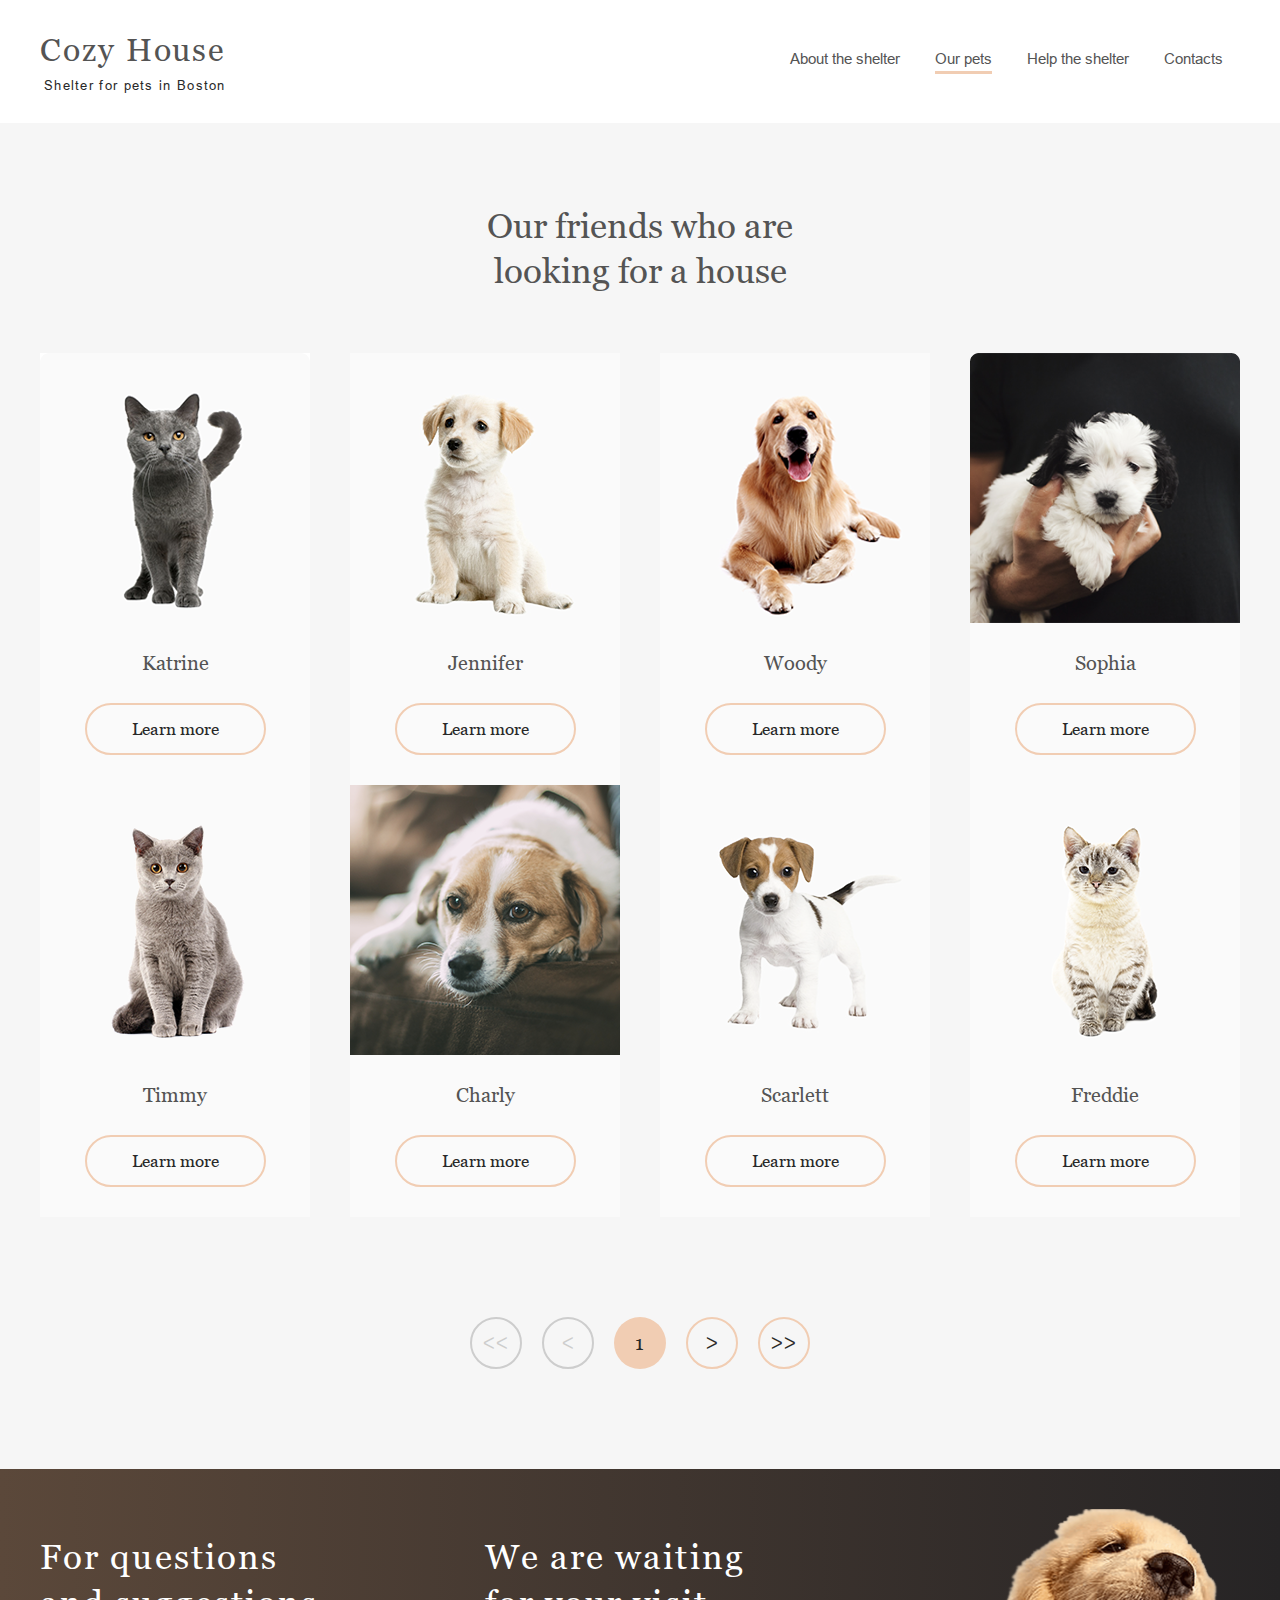
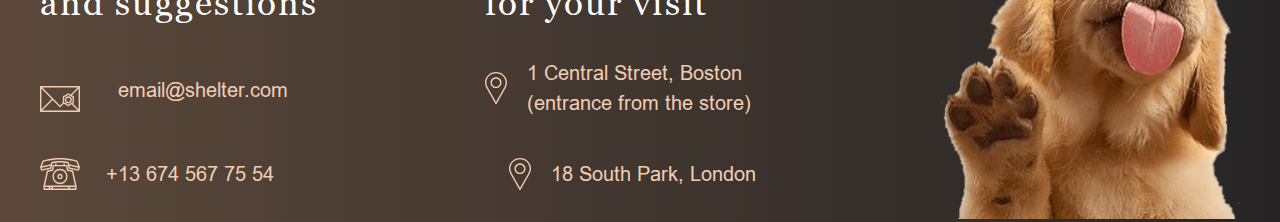
<file: shelter/pages/pets/index.html>
<!DOCTYPE html>
<html lang="en">
  <head>
    <meta charset="UTF-8" />
    <meta http-equiv="X-UA-Compatible" content="IE=edge" />
    <meta name="viewport" content="width=device-width, initial-scale=1.0" />
    <link rel="stylesheet" href="style.css" />
    <title>Shelter - our pets</title>
  </head>
  <body>
    <div class="wrapper">
      <header id="header">
        <div class="header_wrapper sm_justify_content_center">
          <a href="../main/index.html"
            ><div class="logo">
              <div class="header_title">Cozy House</div>
              <div class="header_subtitle">Shelter for pets in Boston</div>
            </div>
          </a>

          <div class="nav_wrap">
            <div class="header_logo mobile_logo">
              <div class="header_title">Cozy House</div>
              <div class="header_subtitle">Shelter for pets in Boston</div>
            </div>
            <nav class="nav">
              <a class="nav_link" href="../main/index.html">About the shelter</a>
              <a class="nav_link active" href="#">Our pets</a>
              <a class="nav_link" href="../main/index.html#help">Help the shelter</a>
              <a class="nav_link" href="../main/index.html#contacts">Contacts</a>
            </nav>
          </div>
        </div>
      </header>
      <div class="bg_gray">
        <div class="container">
          <section>
            <h3 class="heading text_center ma_auto">
              Our friends who are looking for a house
            </h3>
            <div class="row justify_content_between">
              <!--          карточка зверушки-->
              <div class="col">
                <div class="card">
                  <img src="./../pets/images/katrine.png" alt="Katrine" />
                  <div class="card_title">Katrine</div>
                  <button class="main_btn btn_white mb_30">Learn more</button>
                </div>
              </div>
              <!--          карточка зверушки-->
              <div class="col">
                <div class="card">
                  <img src="./../pets/images/jennifer.png" alt="Jennifer" />
                  <div class="card_title">Jennifer</div>
                  <button class="main_btn btn_white mb_30">Learn more</button>
                </div>
              </div>
              <!--          карточка зверушки-->
              <div class="col">
                <div class="card">
                  <img src="./../pets/images/woody.png" alt="Woody" />
                  <div class="card_title">Woody</div>
                  <button class="main_btn btn_white mb_30">Learn more</button>
                </div>
              </div>
              <!--          карточка зверушки-->
              <div class="col">
                <div class="card">
                  <img src="./../pets/images/sophia 2.png" alt="Sophia" />
                  <div class="card_title">Sophia</div>
                  <button class="main_btn btn_white mb_30">Learn more</button>
                </div>
              </div>
              <!--          карточка зверушки-->
              <div class="col">
                <div class="card">
                  <img src="./../pets/images/timmy.png" alt="Timmy" />
                  <div class="card_title">Timmy</div>
                  <button class="main_btn btn_white mb_30">Learn more</button>
                </div>
              </div>
              <!--          карточка зверушки-->
              <div class="col">
                <div class="card">
                  <img src="./../pets/images/charly.png" alt="Charly" />
                  <div class="card_title">Charly</div>
                  <button class="main_btn btn_white mb_30">Learn more</button>
                </div>
              </div>
              <!--          карточка зверушки-->
              <div class="col">
                <div class="card">
                  <img src="./../pets/images/scarlett.png" alt="Scarlett" />
                  <div class="card_title">Scarlett</div>
                  <button class="main_btn btn_white mb_30">Learn more</button>
                </div>
              </div>
              <!--          карточка зверушки-->
              <div class="col">
                <div class="card">
                  <img src="./../pets/images/freddie.png" alt="Freddie" />
                  <div class="card_title">Freddie</div>
                  <button class="main_btn btn_white mb_30">Learn more</button>
                </div>
              </div>
            </div>
          </section>
        </div>
        <div class="slider-button-bar">
          <button class="slider-button-inactive slider-button-start">ᐸᐸ</button>
          <button class="slider-button-inactive slider-button-left">ᐸ</button>
          <div class="page-number"><span>1</span></div>
          <button class="slider-button slider-button-right">ᐳ</button>
          <button class="slider-button slider-button-end">ᐳᐳ</button>
        </div>
      </div>
    </div>
    <footer class="footer" id="contacts">
      <div class="container p_0">
        <div class="row justify_content_between pt_40">
          <div class="footer_contacts">
            <h3 class="contacts_heading sm_m_0">For questions and suggestions</h3>
            <div class="mail">
              <div class="mail_svg">
                <a href="mailto:email@shelter.com"
                 ><img src="../../assets/icons/mail.svg" alt="icon mail"
                 /></a>
                </div>
                <div class="mail_text">
                  <a class="footer_text" href="mailto:email@shelter.com"
                   >email@shelter.com</a>
                </div>
          </div>
          <div class="phone">
            <div class="phone_svg">
              <a class="footer_text" href="tel:+13 674 567 75 54"
                ><img src="../../assets/icons/phone.svg" alt="icon phone"
              /></a>
            </div>
            <div class="phone_number">
              <a class="footer_text" href="tel:+13 674 567 75 54"
                >+13 674 567 75 54</a
              >
            </div>
          </div>
        </div>
        <div class="footer_location r_gap">
          <h3 class="location_heading sm_m_0">We are waiting for your visit</h3>
          <div class="location_item row">
            <a href="https://goo.gl/maps/3UABeKLKSFpjos977" class="footer_text">
              <svg
                width="22"
                height="32"
                viewBox="0 0 22 32"
                fill="none"
                xmlns="http://www.w3.org/2000/svg"
              >
                <path
                  d="M11 0C4.93475 0 3.05176e-05 4.78519 3.05176e-05 10.6667C3.05176e-05 12.4323 0.455262 14.1829 1.32067 15.7357L10.3985 31.6562C10.5193 31.8685 10.7496 32 11 32C11.2504 32 11.4807 31.8685 11.6016 31.6562L20.6827 15.7304C21.5448 14.1829 22 12.4323 22 10.6666C22 4.78519 17.0653 0 11 0ZM19.4762 15.0905L11 29.9557L2.52717 15.0964C1.7732 13.7435 1.37507 12.2116 1.37507 10.6667C1.37507 5.52019 5.69278 1.33337 11 1.33337C16.3073 1.33337 20.625 5.52025 20.625 10.6667C20.625 12.2116 20.2269 13.7435 19.4762 15.0905Z"
                  fill="#F1CDB3"
                />
                <path
                  d="M11 5.33329C7.9674 5.33329 5.50008 7.72585 5.50008 10.6666C5.50008 13.6074 7.9674 16 11 16C14.0327 16 16.5 13.6074 16.5 10.6667C16.5 7.72592 14.0327 5.33329 11 5.33329ZM11 14.6667C8.72537 14.6667 6.87505 12.8724 6.87505 10.6667C6.87505 8.46092 8.72537 6.66667 11 6.66667C13.2747 6.66667 15.125 8.46092 15.125 10.6667C15.125 12.8724 13.2747 14.6667 11 14.6667Z"
                  fill="#F1CDB3"
                />
              </svg>
              1 Central Street, Boston (entrance from the store)
            </a>
          </div>
          <div class="location_item row">
            <a href="https://goo.gl/maps/EhunMCt4wpqBgEjX7" class="footer_text">
              <svg
                width="22"
                height="32"
                viewBox="0 0 22 32"
                fill="none"
                xmlns="http://www.w3.org/2000/svg"
              >
                <path
                  d="M11 0C4.93475 0 3.05176e-05 4.78519 3.05176e-05 10.6667C3.05176e-05 12.4323 0.455262 14.1829 1.32067 15.7357L10.3985 31.6562C10.5193 31.8685 10.7496 32 11 32C11.2504 32 11.4807 31.8685 11.6016 31.6562L20.6827 15.7304C21.5448 14.1829 22 12.4323 22 10.6666C22 4.78519 17.0653 0 11 0ZM19.4762 15.0905L11 29.9557L2.52717 15.0964C1.7732 13.7435 1.37507 12.2116 1.37507 10.6667C1.37507 5.52019 5.69278 1.33337 11 1.33337C16.3073 1.33337 20.625 5.52025 20.625 10.6667C20.625 12.2116 20.2269 13.7435 19.4762 15.0905Z"
                  fill="#F1CDB3"
                />
                <path
                  d="M11 5.33329C7.9674 5.33329 5.50008 7.72585 5.50008 10.6666C5.50008 13.6074 7.9674 16 11 16C14.0327 16 16.5 13.6074 16.5 10.6667C16.5 7.72592 14.0327 5.33329 11 5.33329ZM11 14.6667C8.72537 14.6667 6.87505 12.8724 6.87505 10.6667C6.87505 8.46092 8.72537 6.66667 11 6.66667C13.2747 6.66667 15.125 8.46092 15.125 10.6667C15.125 12.8724 13.2747 14.6667 11 14.6667Z"
                  fill="#F1CDB3"
                />
              </svg>
              18 South Park, London
            </a>
          </div>
        </div>
        <div class="footer_image sm_m_auto">
          <img
            class="footer_image"
            src="../../assets/images/footer-puppy.png"
            alt="dog picture"
          />
        </div>
      </div>
    </footer>
  </body>
</html>
</file>
<file: portfolio/style.css>
/*main*/
* {
    box-sizing: border-box;
}

body {
    font-family: 'Inter', sans-serif;
    background: #000;
    color: #fff;
    margin: 0;
}

ul{
    list-style-type: none;
}

a {
    text-decoration: none;
    color: inherit;
}
p {
    margin: 0;
}
img, video, picture, svg {
    max-width: 100%;
}

/*banner start*/
.banner {
    background-image: url("./assets/img/bg.jpg");
    background-repeat: no-repeat;
    background-size: cover;
    background-position: center;
    padding: 0 20px;
    display: flex;
    flex-direction: column;
}
header {
    display: flex;
    justify-content: space-between;
    align-items: center;
    padding: 10px 0;
}
.header-right {
    display: flex;
    align-items: center;
}
.lang {
    display: flex;
    align-items: center;
    gap: 8px;
}
.lang-item {
    font-size: 20px;
    line-height: 50px;
}
.lang-item.active {
    color: #BDAE82;
}
.nav-list {
    display: flex;
    gap: 30px;
    margin: 0 30px 0 0;
}
.nav-list a {
    font-size: 20px;
    line-height: 50px;
}
.banner-content {
    max-width: 500px;
    padding-right: 16px;
    margin-bottom: 330px;
    margin-top: 180px;
    margin-left: 80px;
}
.banner-header {
    font-family: 'Merriweather', serif;
    font-size: 60px;
    line-height: 120px;
}
.banner-copy {
    font-size: 20px;
    line-height: 40px;
}
.mob-menu-switch {
    display: none;
}
/*banner end*/

.container {
    max-width: 1440px;
    margin: auto;
}

.flex-row {
    display: flex;
    flex-wrap: wrap;
}

/*components*/
    /*card*/
.skills-card {
    max-width: 280px;
    display: flex;
    flex-direction: column;
    align-items: center;
    text-align: center;
    padding: 10px;
}

.card-title {
    font-size: 20px;
    line-height: 40px;
    margin-top: 43px;
    margin-bottom: 20px;
}

/*//card*/

.section-header {
    font-family: 'Merriweather', serif;
    font-size: 40px;
    line-height: 80px;
    color: #BDAE82;
    text-align: center;

    margin-bottom: 60px;
}

.gallery-item {
    margin: 25px 15px;
    max-width: 450px;
}

/*.section-header span {*/
/*    position: relative;*/
/*}*/

/*.section-header span:before {*/
/*    content: '';*/
/*    width: 200px;*/
/*    height: 2px;*/
/*    background: #BDAE82;*/

/*    position: absolute;*/
/*    top: 50%;*/
/*    left: -220px;*/
/*}*/
/*.section-header span:after {*/
/*    content: '';*/
/*    width: 200px;*/
/*    height: 2px;*/
/*    background: #BDAE82;*/

/*    position: absolute;*/
/*    top: 50%;*/
/*    right: -220px;*/
/*}*/

/*helpers*/
.m-25 {
    margin-left: 25px;
    margin-right: 25px;
}

.mb-50 {
    margin-bottom: 50px;
}

.my-40 {
    margin-top: 40px;
    margin-bottom: 40px;
}

.mt-25 {
    margin-top: 25px;
}

.p-40 {
    padding-left: 40px;
    padding-right: 40px;
}

.px-20 {

    padding: 0 20px;
}
.mb-20 {
    margin-bottom: 20px !important;
}

.justify-space-between {
    justify-content: space-between;
}

.justify-content-center {
    justify-content: center;
}

.gap-5 {
    gap: 5px;
}

.gap-25{
    gap: 25px;
}

.Contact{
    display: flex;
    justify-content: flex-end;
    margin-top: 87.5px;
    min-height: 705px;
    background-image: url(./assets/img/a1a2e2626ca658fe87e53a9bae63dac1.jpg);
    background-repeat: no-repeat;
    background-size: cover;
}

.Contact-item {
    display: flex;
    flex-direction: column;
}

.Contact-item ::placeholder {
    color:#BDAE82;
    line-height: 40px;
}

.Contact-name {
    color: #BDAE82;
    font-size: 40px;
    line-height: 80px;
    font-family: Merriweather-Bold;
}

.Contact-item input{
    margin-top: 20px;
    color: #BDAE82;
    border: 2px solid #BDAE82;
    background-color: transparent;
    width: 450px;
    height: 50px;
    font-size: 20px;
    padding-left: 20px;

}

.Contact-item textarea{
    margin-top: 20px;
    background-color: transparent;
    padding-left: 20px;
    font-size: 20px;
    border: 2px solid #BDAE82;
    width: 450px;
    height: 100px;
}

.button {
    background-color: #000;
    font-size: 20px;
    color: #BDAE82;
    width: 220px;
    height: 55px;
    /*margin-top: 30px; - gauno*/
    border: 2px solid #BDAE82;
    cursor: pointer;
}

.button.active {
    background-color: #BDAE82;
    color:#000;
}
.price-card {
    display: flex;
    flex-grow: 1;
    flex-basis: calc(33% - 25px);
    flex-direction:column;
    border: 3px solid #BDAE82;
    margin-bottom: 100px;
    align-items: center;
}

.price-card p{
    font-size: 18px;
    line-height: 36px;
    margin: 0;
}

.price {
    color:#BDAE82;
    font-family: "Merriweather";

}

.footer{
    display: flex;
    align-items:center;
    height: 150px;
    justify-content: space-between;
    font-size: 20px;
}

.footer__left{
        line-height: 50px;
        margin-left: 20px;
}

.footer__center{
        line-height: 50px;
}

.footer__right{
    margin: 15px;
}

.footer__icons{
    display: flex;
}

.footer__icons li {
    padding: 9px;
}

@media (max-width: 768px) {
    /*mobile-helpers*/
    .mob-col {
        flex-direction: column;
    }
    .mob-mx-auto {
        margin-left: auto;
        margin-right: auto;
    }
    /*mobile-helpers*/
    .banner-header {
        font-size: 32px;
    }
    .price-card {
        width: 420px;
        max-width: 100%;
        margin: auto;
        margin-bottom: 25px;
    }
    .portfolio-buttons-wrap {
        max-width: 445px;
    }
    .card-title {
        margin-top: 30px;
    }
    
    /*mobile header nav*/
    nav {
        position: fixed;
        z-index: 7;
        top: 0;
        right: -85%;
        min-width: 85%;
        background: #000;
        height: 100vh;
        padding-top: 134px;

        transition: all .6s;
    }
    nav.active {
        right: 0;
    }
    nav.active::before {
        content: '';
        display: block;
        height: 100vh;
        background: rgba(0, 0, 0, .5);
        position: fixed;
        left: 0;
        right: 0;
        top: 0;
        z-index: -1;
    }
    .nav-list {
        flex-direction: column;
        padding-left: 16vw;
        gap: 0;
    }
    .nav-list a {
        font-size: 35px;
        line-height: 72.55px;
    }
    .mob-menu-switch {
        display: flex;
        z-index: 9;
        position: fixed;
        right: 7.5vw;

        flex-direction: column;
        width: 50px;
        gap: 8px;
        background: transparent;
        border: none;
    }
    .mob-menu-switch span {
        width: 100%;
        height: 2px;
        background: #fff;
        position: relative;

        transition: all .6s;
    }
    .mob-menu-switch.active {
        width: 45px;
        height: 45px;
    }
    .mob-menu-switch.active span:nth-child(1) {
        transform: rotate(45deg);
        top: 20px;
        width: 63px;
        right: 15px;
    }
    .mob-menu-switch.active span:nth-child(2) {
        display: none;
    }
    .mob-menu-switch.active span:nth-child(3) {
        transform: rotate(-45deg);
        top: 10px;
        width: 63px;
        right: 15px;
    }
    .lang {
        margin-right: 103px;
    }
    /*END mobile header nav*/
    .gallery-item {
        max-width: 100%;
    }
    .Contact {
        justify-content: center;
    }
    .Contact-item {
        display: flex;
        flex-direction: column;
        align-items: center;
    }
    .Contact-item button {
        margin-top: 30px;
    }
}
</file>
<file: shelter/pages/main/style.css>
@font-face {
  font-family: "arial";
  src: url("./../../assets/fonts/arial/arial-regular.ttf");
}

@font-face {
  font-family: "georgia";
  src: url("./../../assets/fonts/georgia/georgia-regular.ttf");
}

* {
  box-sizing: border-box;
  transition: 0.6s;
  scroll-behavior: smooth;
}

body {
  font-family: arial, sans-serif;
  margin: 0;
  font-size: 15px;
}
a {
  text-decoration: none;
}
h1 {
  margin: 0;
}
h3 {
  margin-top: 25px;
  margin-bottom: 25px;
}
p {
  color: #4c4c4c;
  line-height: 24px;
  margin: 0;
}
img {
  max-width: 100%;
}
/* grid */
.container {
  max-width: 1280px;
  margin: 0 auto;
  padding: 0 40px;
}
section {
  padding-top: 80px;
  padding-bottom: 100px;
}
.row {
  display: flex;
  flex-wrap: wrap;
}
.align_items_center {
  align-items: center;
}
.align_items_start {
  align-items: flex-start;
}
.justify_content_center {
  justify-content: center;
}
.justify_content_between {
  justify-content: space-between;
}
/*main_banner*/
.gradient_wrap {
  background: radial-gradient(circle at 14% 6%, #544236, #222021 50%);
}

.main_banner {
  background: url("./../../assets/images/start-screen-puppy.png") 95% 100%
    no-repeat;
  max-width: 1280px;
  margin: 0 auto;
}

/* header */
.header {
  display: flex;
  justify-content: space-between;
  align-items: center;
  padding-top: 60px;
}

.header_title {
  font-size: 32px;
  font-family: "georgia";
  color: #f1cdb3;
  margin-bottom: 10px;
  letter-spacing: 0.06em;
}

.header_subtitle {
  font-size: 13px;
  font-family: "arial";
  color: #ffffff;
  line-height: 100%;
  letter-spacing: 0.1em;
}

.banner_title {
  font-family: "georgia";
  font-size: 44px;
  color: #ffffff;
  font-weight: 400;
  line-height: 57px;
  max-width: 310px;
}

.banner_copy {
  display: flex;
  flex-direction: column;
  align-items: flex-start;
  margin-top: 223px;
  padding-bottom: 243px;
}
.banner_content {
  max-width: 460px;
  color: #cdcdcd;
}

/* nav */
.nav {
  display: flex;
  align-items: center;
}
.nav_link {
  color: #cdcdcd;
  margin-left: 35px;
  padding-bottom: 4px;
  border-bottom: 3px solid transparent;
}
.nav_link:hover,
.nav_link.active {
  border-color: #f1cdb3;
}

/* about */

.heading {
  font-size: 35px;
  line-height: 45px;
  font-weight: 400;
  font-family: "georgia";
  color: #545454;
  max-width: 400px;
}

.content_block {
  max-width: 430px;
}
/* card */
.card {
  display: flex;
  flex-direction: column;
  background: #fafafa;
  color: #545454;
  align-items: center;
}
.card_title {
  font-family: "georgia", serif;
  font-size: 20px;
  line-height: 100%;
  padding-top: 30px;
  padding-bottom: 30px;
}
/* button */
.main_btn {
  font-family: "georgia", serif;
  font-size: 17px;
  line-height: 22px;
  display: block;
  padding: 13px 45px;
  background: #f1cdb3;
  color: #292929;
  border-radius: 100px;
  border: 2px solid #f1cdb3;
  cursor: pointer;
}
.main_btn.btn_white {
  background: #fafafa;
}
/* icons */
.icon_title {
  font-size: 20px;
  font-family: "georgia";
  color: #545454;
  margin-top: 30px;
}
.icon_cards_wrap {
  max-width: 1150px;
  margin: auto;
  gap: 55px 120px;
}
.donation_heading {
  max-width: 260px;
}
.donation_subheading {
  margin-top: 20px;
  font-family: "Georgia";
  font-style: normal;
  font-weight: 400;
  font-size: 15px;
  color: #545454;
}
.donation__card {
  max-width: 349px;
  height: 43px;
  background: #f1cdb3;
  display: flex;
  padding: 10px 10px;
  margin: 20px 0;
}
.donation__icon {
  margin-right: 15px;
}
.donation__card_number_link {
  font-family: "Georgia";
  font-style: normal;
  font-weight: 400;
  font-size: 20px;
  line-height: 115%;
  display: flex;
  align-items: center;
  letter-spacing: 0.06em;
  color: #545454;
}
.donation_text {
  font-family: "arial";
  max-width: 380px;
  font-size: 12px;
  line-height: 18px;
  color: #b2b2b2;
}
/* footer */
.footer {
  padding-right: 40px;
  padding-left: 40px;
  background: linear-gradient(to right, #5b483a 0%, #262425 100%);
}
.footer_contacts {
  display: flex;
  flex-direction: column;
  justify-content: space-between;
  row-gap: 30px;
}
.contacts_heading {
  max-width: 280px;
  font-family: "georgia";
  font-size: 35px;
  color: #ffffff;
  font-weight: 400;
  line-height: 130%;
  letter-spacing: 0.06em;
}
.mail {
  display: flex;
  justify-content: space-between;
}
.mail_text {
  display: flex;
  justify-content: center;
  align-content: center;
  width: 251px;
  height: 32px;
}
.footer_text {
  display: flex;
  align-items: center;
  gap: 0 20px;
  max-width: 302px;
  margin-bottom: 32px;
  color: #f1cdb3;
  font-size: 20px;
  line-height: 30px;
  padding-top: 4px;
  padding-right: 6px;
}
.footer_text svg {
  flex-shrink: 0;
}
.phone {
  display: flex;
}
.phone_number {
  display: flex;
  justify-content: center;
  align-content: center;
  padding-left: 20px;
}
.footer_location {
  display: flex;
  flex-direction: column;
  justify-content: space-between;
}
.location_heading {
  max-width: 279px;
  font-family: "georgia";
  font-size: 35px;
  color: #ffffff;
  font-weight: 400;
  line-height: 130%;
  letter-spacing: 0.06em;
}
.location_item {
  display: flex;
  justify-content: center;
  align-content: center;
}
.location_svg {
  display: flex;
  justify-content: center;
  align-content: center;
}
.svg_london {
  width: 22px;
  height: 32px;
  align-self: center;
  margin-top: 0;
}
.footer_image {
  margin-top: auto;
}
/*help cards*/
.help_card {
  width: 130px;
}
/* helpers */
.text_center {
  text-align: center;
}
.mx_auto {
  margin-left: auto;
  margin-right: auto;
}
.max_0 {
  margin: 0;
}
.ma_auto {
  margin: 0 auto;
  margin-bottom: 60px;
}
.bg_gray {
  background: #f6f6f6;
}
.max_w_360 {
  max-width: 360px;
}
.pt_40 {
  padding-top: 40px;
}
.my_25 {
  margin-top: 25px;
  margin-bottom: 25px;
}
.mb_30 {
  margin-bottom: 30px;
}
.mb_40 {
  margin-bottom: 40px;
}
.mb_60 {
  margin-bottom: 60px;
}
.gap_40 {
  gap: 40px;
}
.gap_90 {
  gap: 90px;
}
.col_gap {
  column-gap: 30px;
}
.p_0 {
  padding: 0;
}

/*mobile nav*/
.mobile_logo {
  display: none;
}
/*MEDIA queries*/
@media (min-width: 1024px) {
  .footer_image {
    max-width: 300px;
    margin-top: auto;
  }
  .gap_lg_120 {
    gap: 120px;
  }
  .lg_d_none {
    display: none;
  }
}
@media (max-width: 1023px) {
  .container {
    padding: 0 30px;
  }
  .order_sm_1 {
    order: 1;
  }
  .sp_pt_30 {
    padding-top: 30px;
  }
  .sm_pb_100 {
    padding-bottom: 100px;
  }
  .sm_mx_auto {
    margin-left: auto;
    margin-right: auto;
  }
  .sm_mt_80 {
    margin-top: 80px;
  }
  .sm_mt_60 {
    margin-top: 60px;
  }
  .ma_auto {
    margin: 0 auto;
    margin-bottom: 60px;
  }
  .sm_m_0 {
    margin: 0;
  }
  .sm_m_auto {
    margin: auto;
  }
  .r_gap {
    row-gap: 35px;
  }
  .sm_justify_content_center {
    justify-content: center;
  }
  .sm_align_items_center {
    align-items: center;
  }
  .sm_d_none {
    display: none;
  }
  .main_banner {
    background: none;
  }
  .banner_copy {
    max-width: 460px;
  }
}

@media (max-width: 767px) {
  .container {
    padding: 0 15px;
  }
  .icon_cards_wrap {
    gap: 30px;
  }
  .help_card .icon_title {
    font-size: 15px;
    line-height: 16.5px;
  }
  /*mobile nav*/
  .mobile_logo {
    display: inline-block;
  }
  .nav_wrap {
    display: none;
    position: absolute;
    flex-direction: column;
    right: -100vw;
    top: 0;
    width: 100%;
    height: 100vh;
    max-width: 320px;
    background: #292929;
    padding: 30px 10px;
  }
  .nav_wrap.active {
    display: flex;
    right: 0;
  }
  .nav {
    flex-direction: column;
    margin: 20vh auto 0;
    gap: 40px 0;
  }
  .nav_link {
    font-size: 32px;
    line-height: 51.2px;
  }
  .icon_cards_wrap {
    display: grid;
    grid-template-columns: auto auto;
  }
}
</file>
<file: shelter/pages/pets/style.css>
@import "./../main/style.css";

/* header */
#header {
  position: sticky;
  top: 0;
  background-color: #ffffff;
}
.header_wrapper {
  padding: 30px 40px 30px 40px;
  display: flex;
  justify-content: space-between;
  align-items: center;
}

.header_title {
  font-family: "Georgia";
  font-style: normal;
  font-weight: 400;
  font-size: 32px;
  letter-spacing: 0.06em;
  color: #545454;
}

.header_subtitle {
  height: 15px;
  margin: 10px 0 0 4px;
  font-family: "Arial";
  font-style: normal;
  font-weight: 400;
  font-size: 13px;
  line-height: 15px;
  letter-spacing: 0.1em;
  align-items: center;
  color: #292929;
}

/* nav */
.nav_link {
  color: #545454;
  margin: 0 17.5px;
  padding-bottom: 4px;
  border-bottom: 3px solid transparent;
}
.nav_link:hover,
.nav_link.active {
  border-color: #f1cdb3;
}

/*slider_nav*/
.slider-button-bar {
  display: flex;
  justify-content: center;
  gap: 0 20px;
  padding-bottom: 100px;
}
.slider-button-inactive {
  width: 52px;
  height: 52px;
  background: transparent;
  border: 2px solid #cdcdcd;
  border-radius: 100px;
  cursor: default;
  font-family: "Georgia";
  font-style: normal;
  font-weight: 400;
  font-size: 16px;
  line-height: 115%;
  display: flex;
  justify-content: center;
  align-items: center;
  letter-spacing: 0.06em;
  color: #cdcdcd;
}
.page-number {
  width: 52px;
  height: 52px;
  background: #f1cdb3;
  border-radius: 100px;
  font-family: "Georgia";
  font-style: normal;
  font-weight: 400;
  font-size: 20px;
  line-height: 115%;
  display: flex;
  align-items: center;
  justify-content: center;
  letter-spacing: 0.06em;
  color: #292929;
}
.slider-button {
  width: 52px;
  height: 52px;
  background: transparent;
  border: 2px solid #f1cdb3;
  border-radius: 100px;
  cursor: pointer;
  font-family: "Georgia";
  font-style: normal;
  font-weight: 400;
  font-size: 16px;
  line-height: 115%;
  display: flex;
  justify-content: center;
  align-items: center;
  letter-spacing: 0.06em;
  color: #292929;
}
</file>
